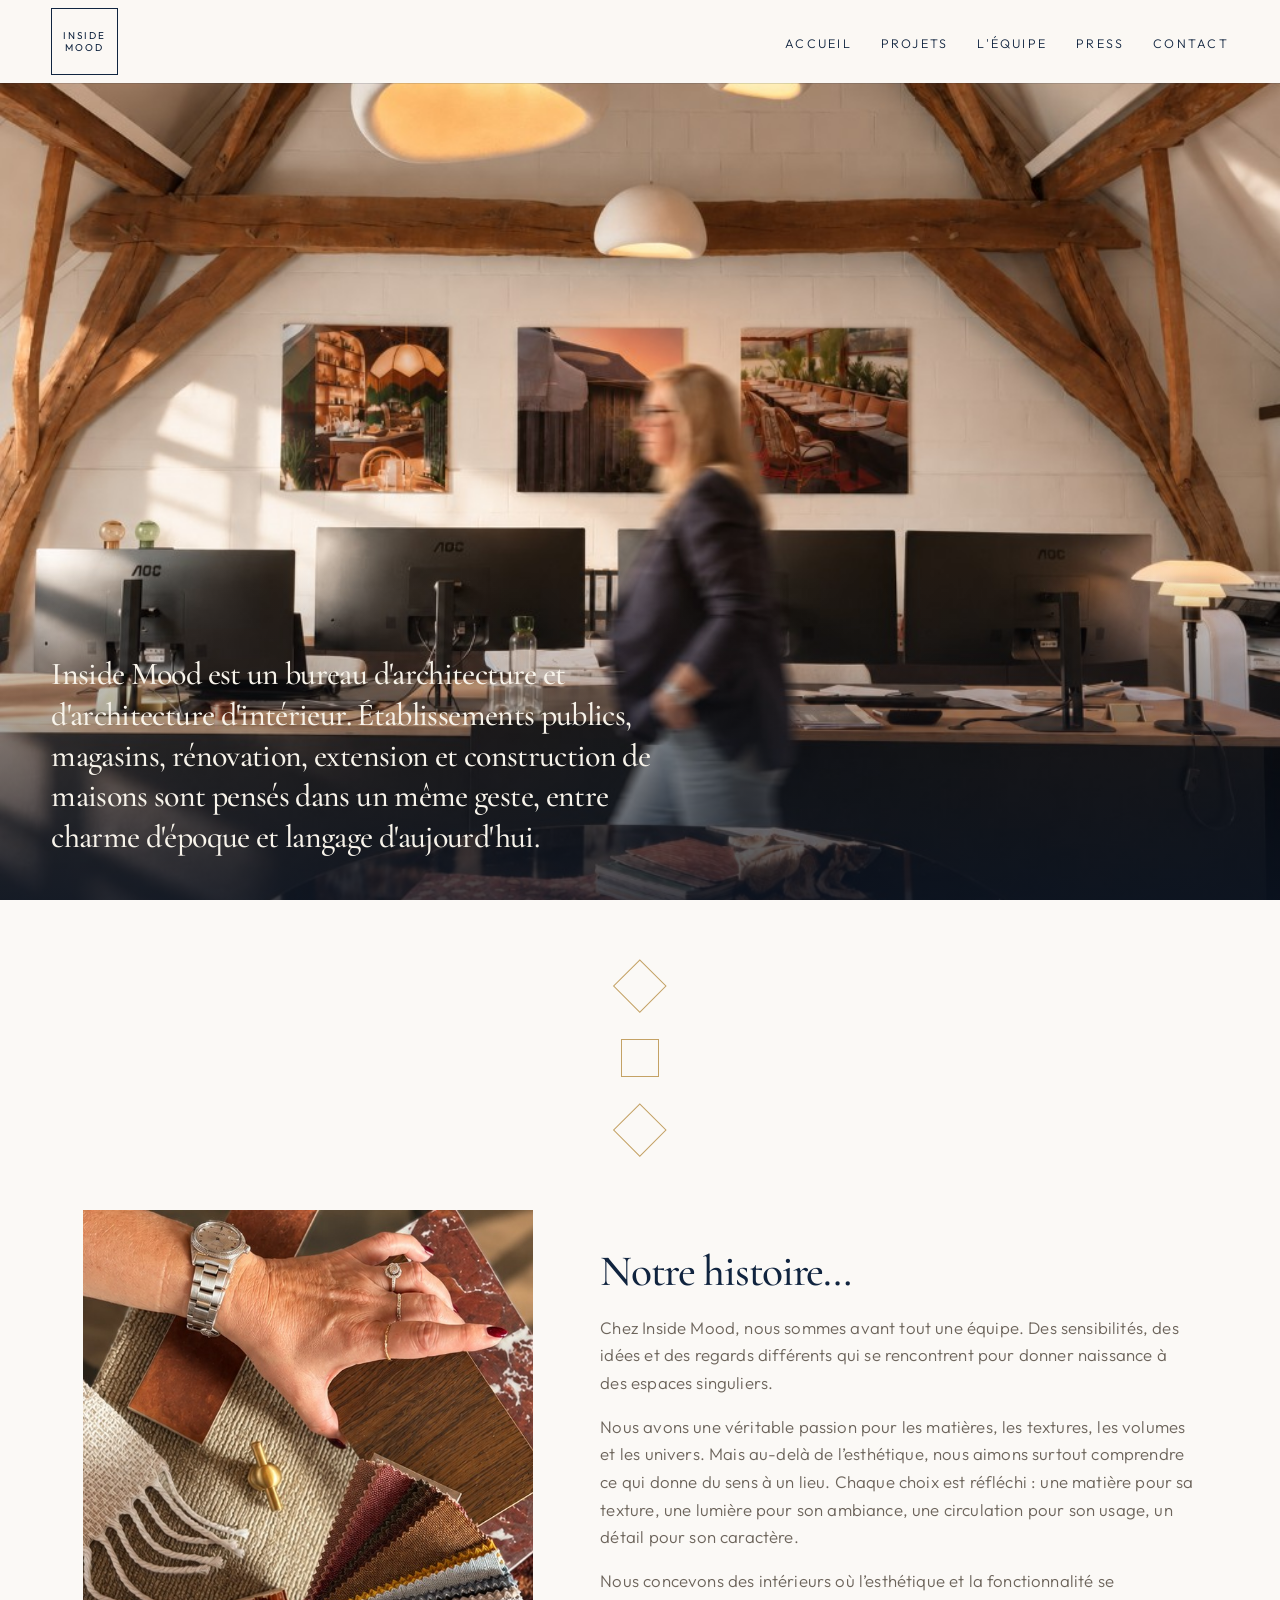
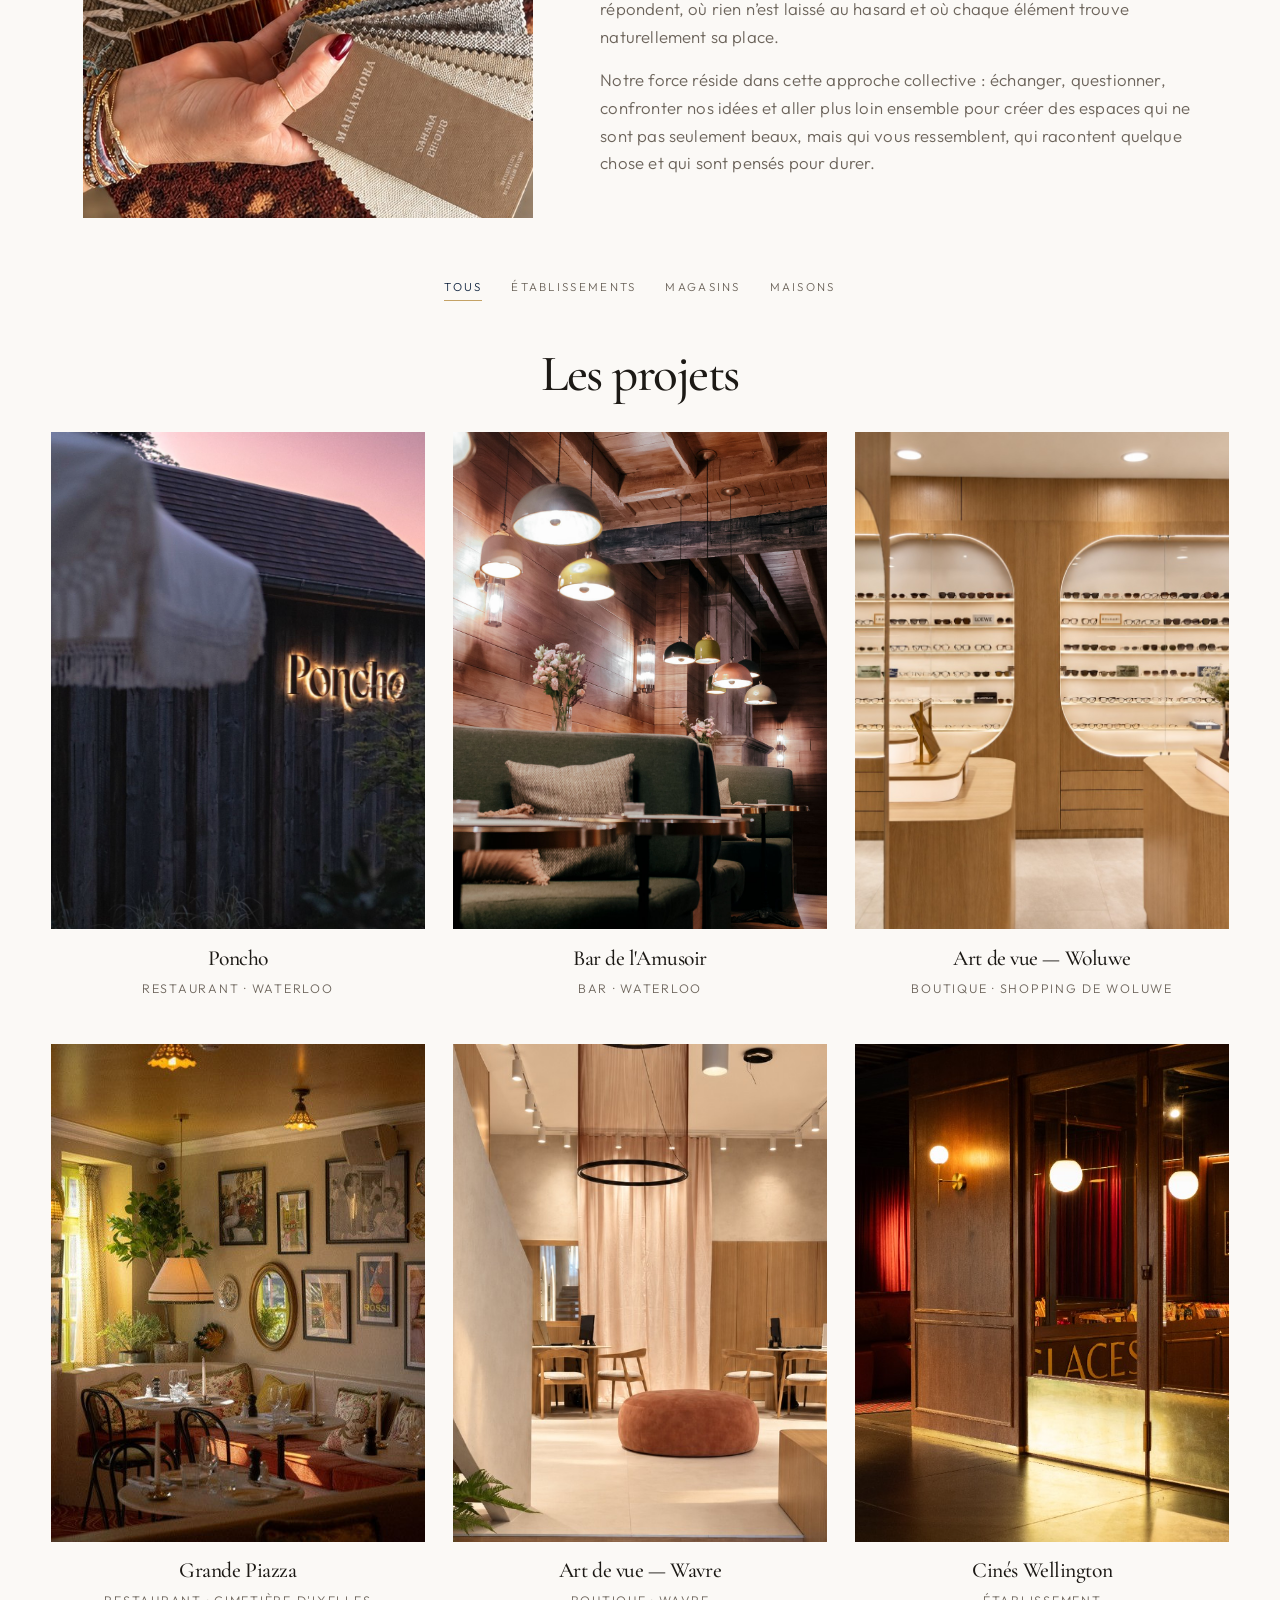
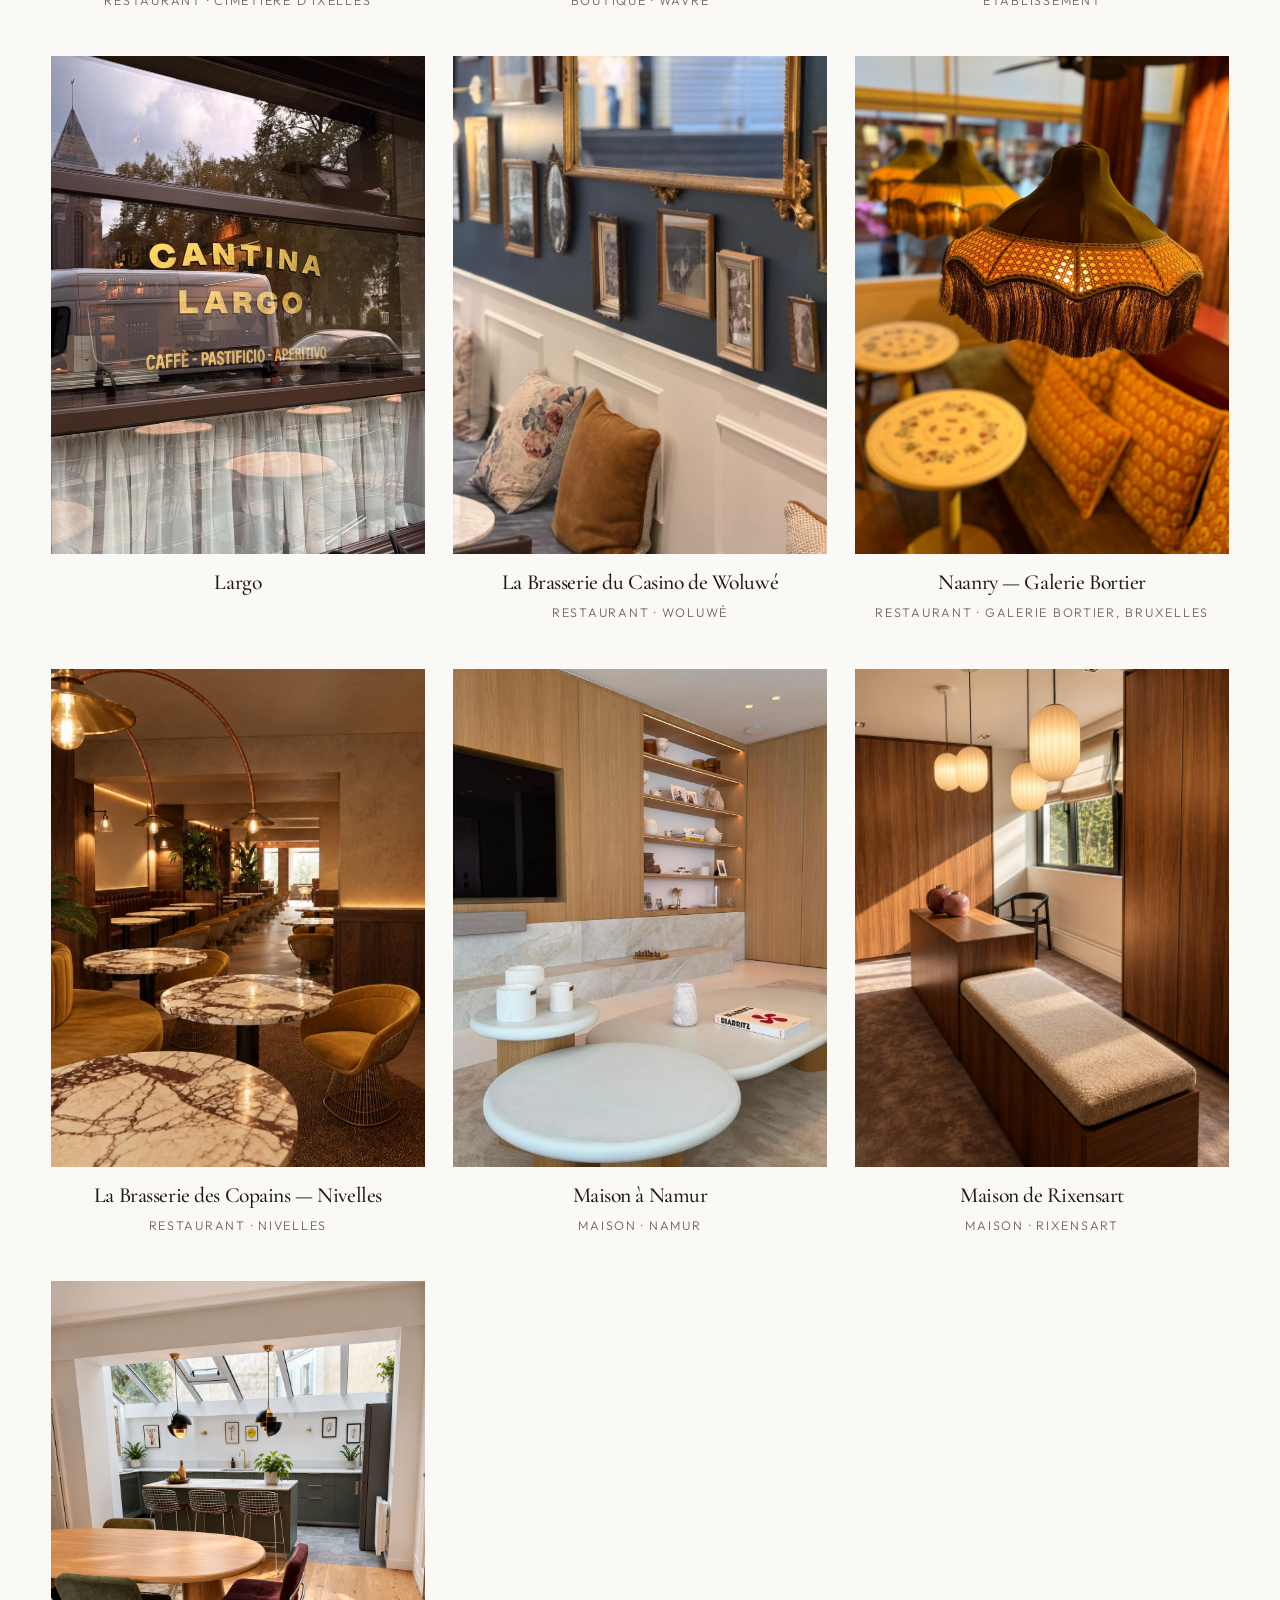
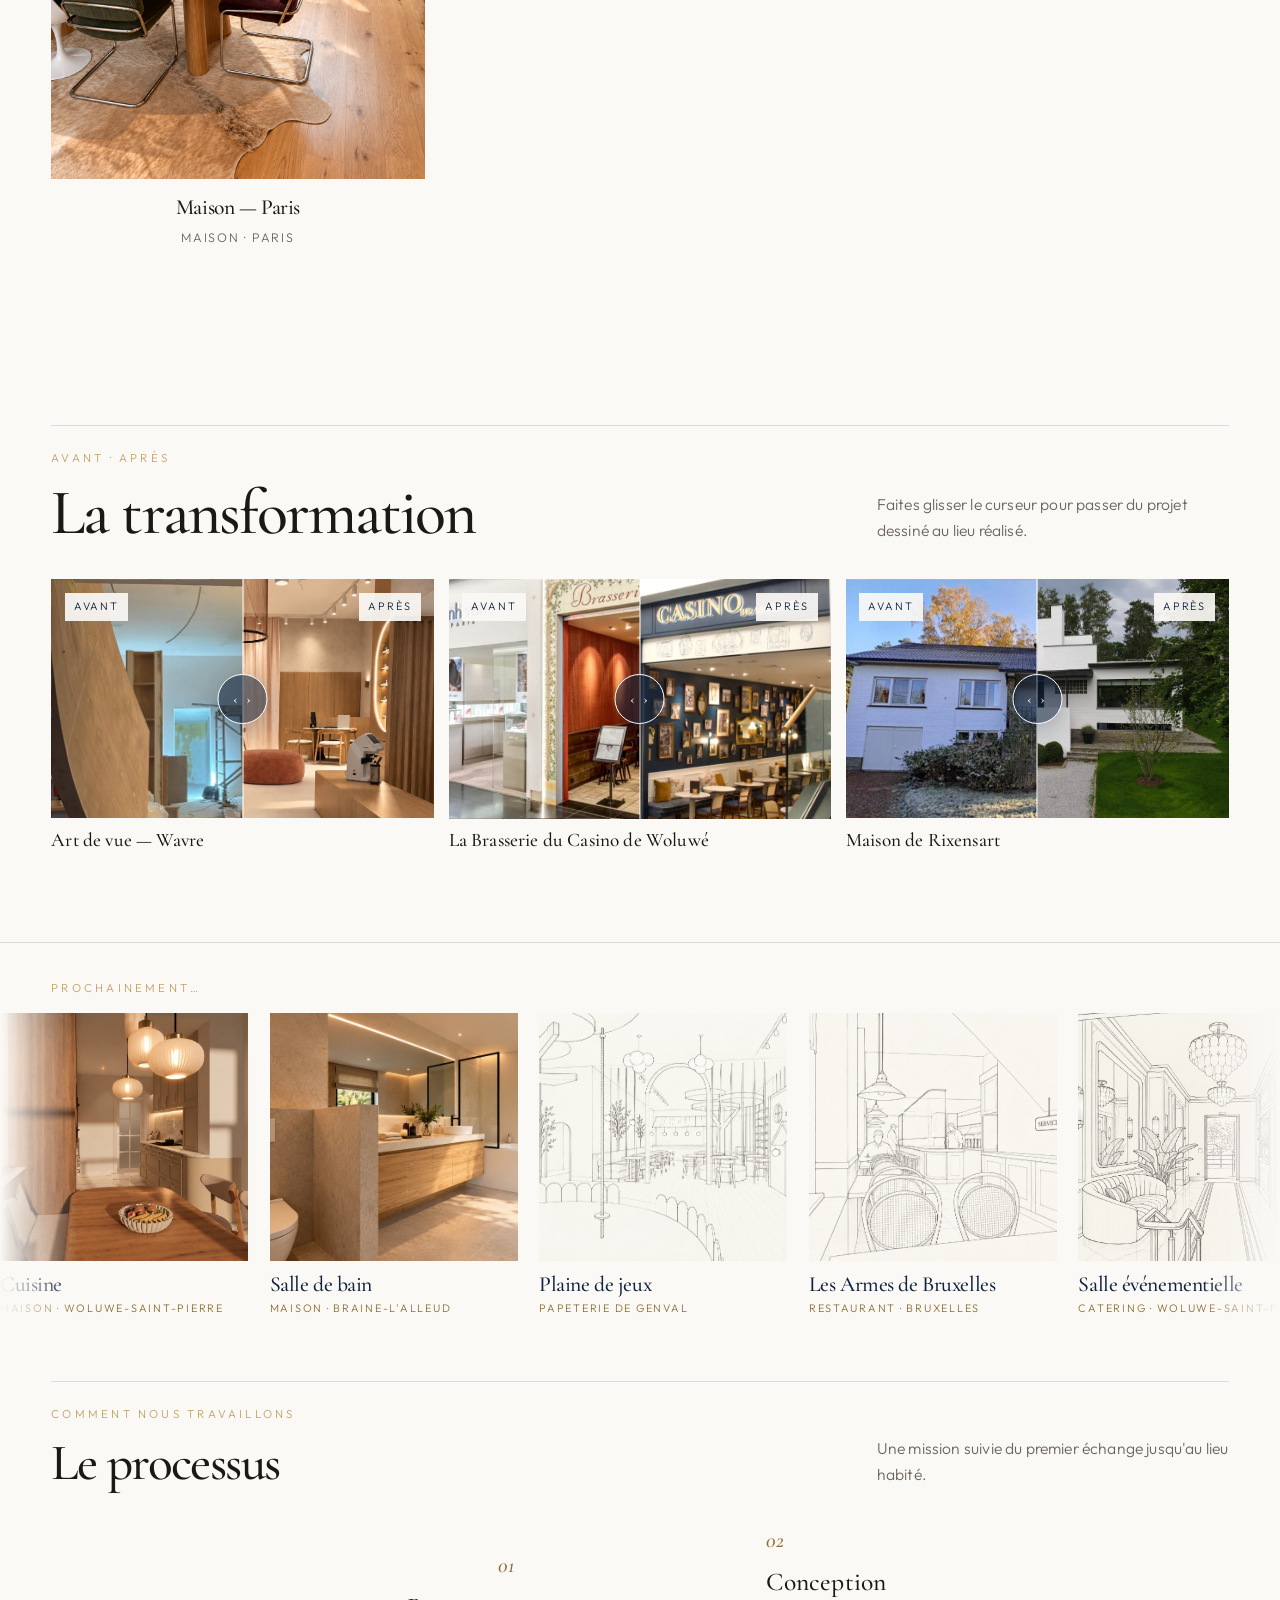
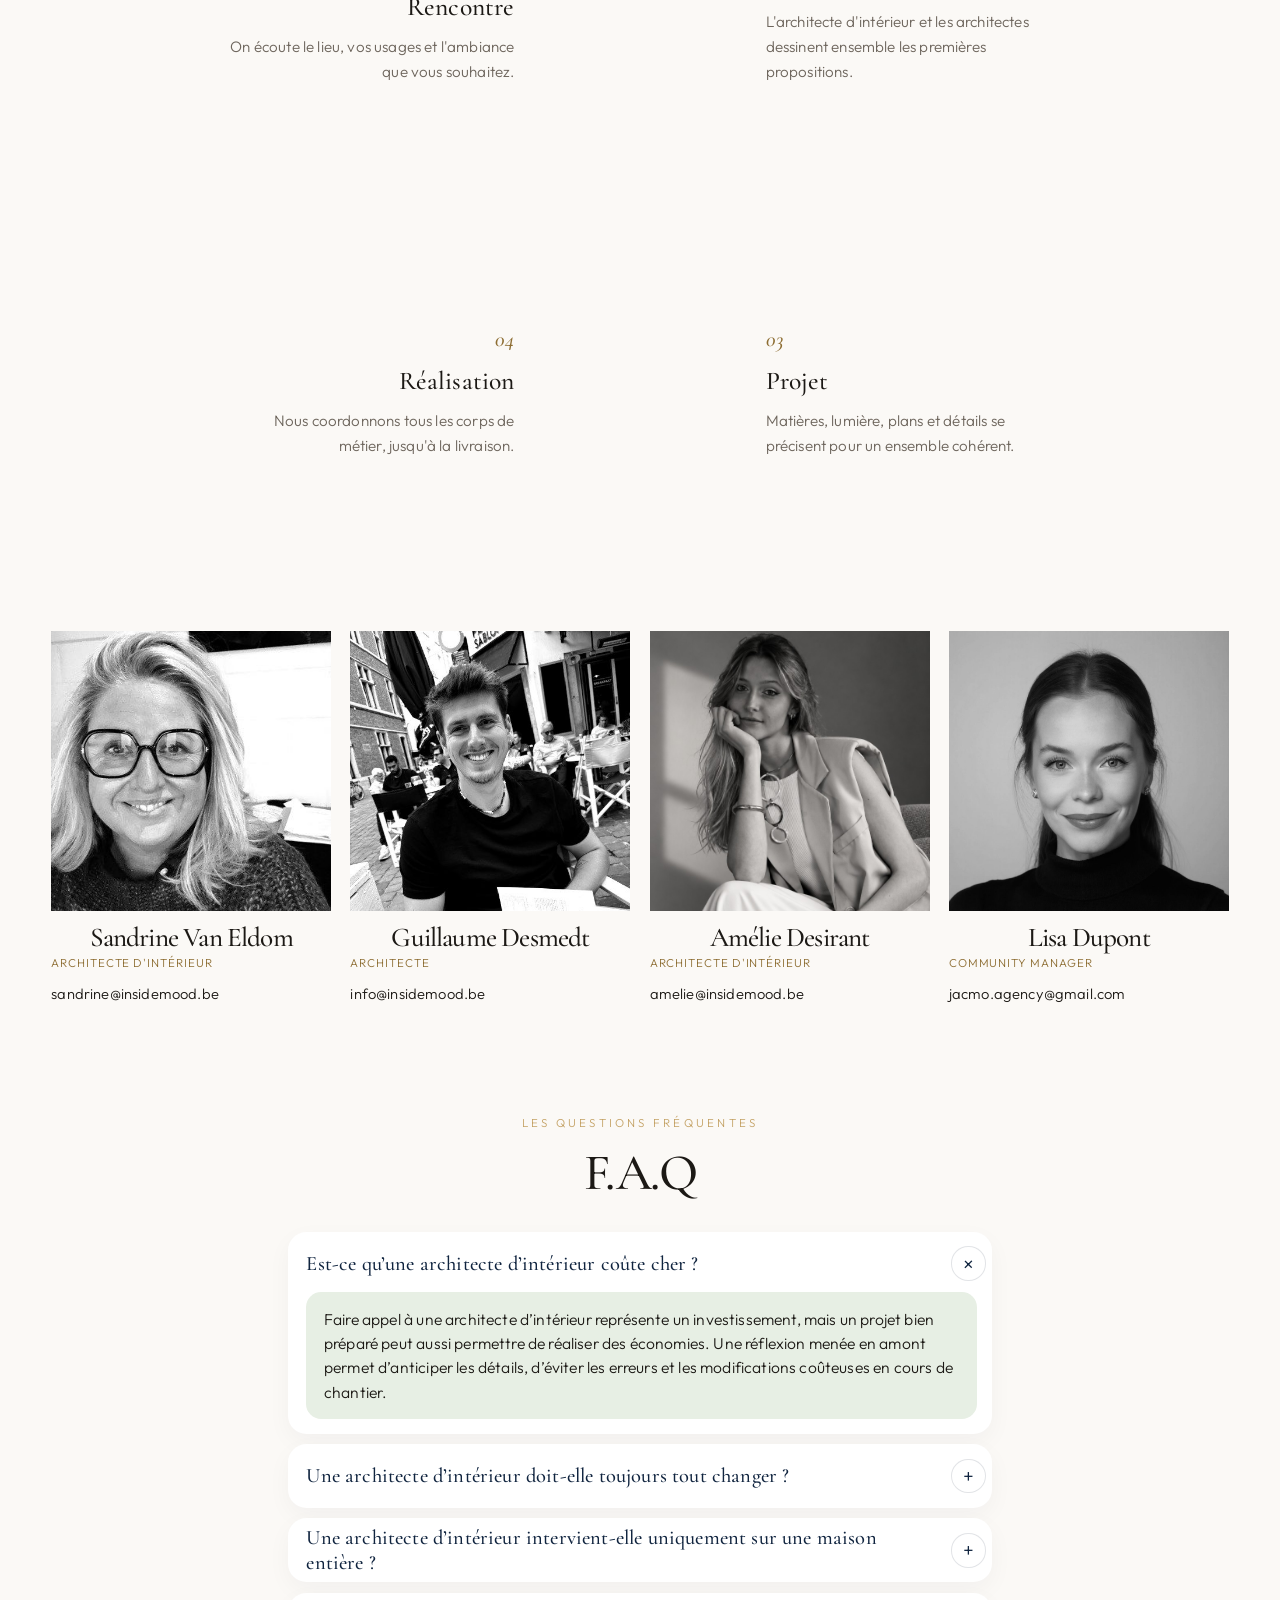
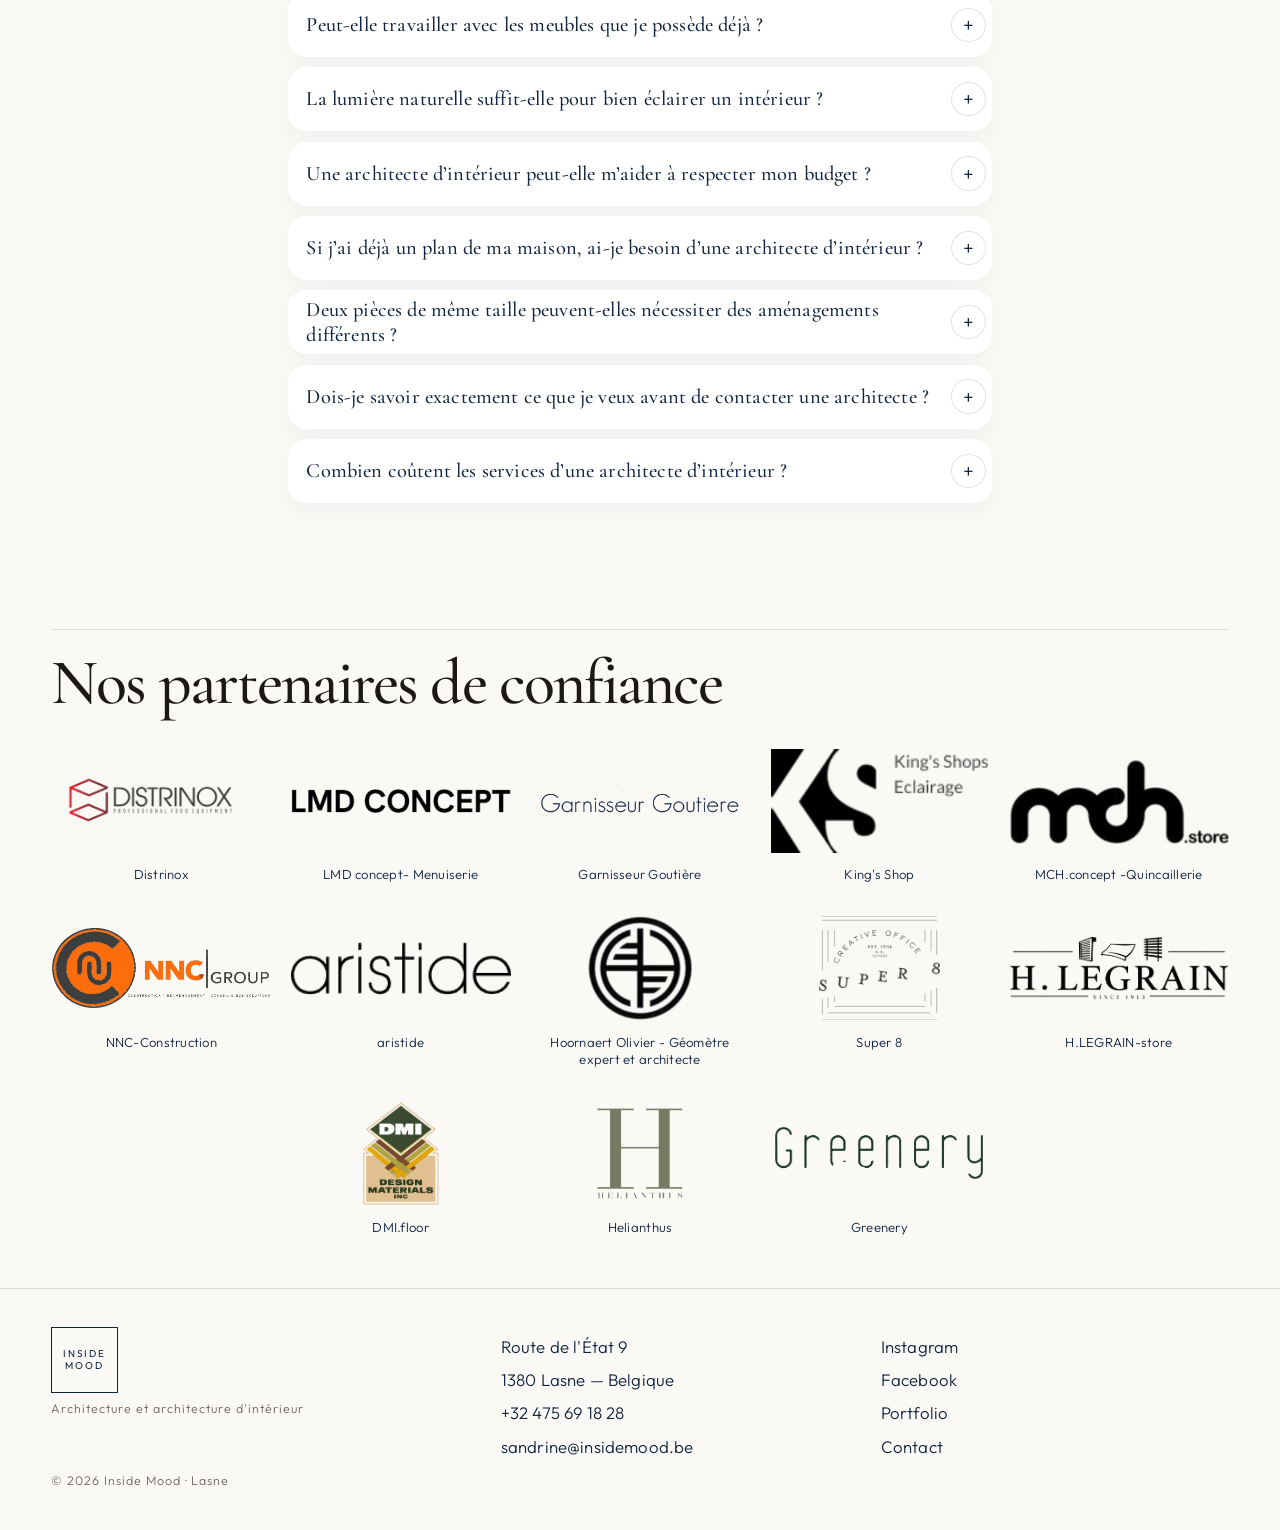
<file: index.html>
<!DOCTYPE html>
<html lang="fr">
<head>
  <meta charset="utf-8">
  <meta name="viewport" content="width=device-width, initial-scale=1">
  <title>Inside Mood — architecture et architecture d'intérieur</title>
  <meta name="description" content="Inside Mood, bureau d'architecture et d'architecture d'intérieur à Lasne. Établissements publics, magasins, rénovation, extension et construction de maisons.">
  <link rel="icon" href="favicon.svg" type="image/svg+xml">
  <link rel="stylesheet" href="fonts/fonts.css">
  <link rel="stylesheet" href="css/styles.css">
</head>
<body class="home" data-page="accueil">
  <div id="site-header"></div>
  <main id="contenu">
    <section class="gb-hero">
      <img src="accueil.png" alt="Le bureau Inside Mood, sous les poutres, avec les écrans de travail">
      <div class="gb-hero-copy">
        <p class="gb-statement">Inside Mood est un bureau d'architecture et d'architecture d'intérieur. Établissements publics, magasins, rénovation, extension et construction de maisons sont pensés dans un même geste, entre charme d'époque et langage d'aujourd'hui.</p>
      </div>
    </section>

    <div class="gb-marks" aria-hidden="true">
      <span class="gb-mark is-point"></span>
      <span class="gb-mark"></span>
      <span class="gb-mark is-point"></span>
    </div>

    <section class="gb-story">
      <figure class="gb-mood">
        <img src="histoire/moodboard.png" alt="Échantillons de matières, tissus et bois, entre les mains">
      </figure>
      <div class="gb-story-copy">
        <h2>Notre histoire…</h2>
        <p>Chez Inside Mood, nous sommes avant tout une équipe. Des sensibilités, des idées et des regards différents qui se rencontrent pour donner naissance à des espaces singuliers.</p>
        <p>Nous avons une véritable passion pour les matières, les textures, les volumes et les univers. Mais au-delà de l’esthétique, nous aimons surtout comprendre ce qui donne du sens à un lieu. Chaque choix est réfléchi : une matière pour sa texture, une lumière pour son ambiance, une circulation pour son usage, un détail pour son caractère.</p>
        <p>Nous concevons des intérieurs où l’esthétique et la fonctionnalité se répondent, où rien n’est laissé au hasard et où chaque élément trouve naturellement sa place.</p>
        <p>Notre force réside dans cette approche collective : échanger, questionner, confronter nos idées et aller plus loin ensemble pour créer des espaces qui ne sont pas seulement beaux, mais qui vous ressemblent, qui racontent quelque chose et qui sont pensés pour durer.</p>
      </div>
    </section>

    <div class="gb-cats" id="home-filters">
      <button type="button" class="is-on" data-filter="tous">Tous</button>
      <button type="button" data-filter="etablissements">Établissements</button>
      <button type="button" data-filter="magasins">Magasins</button>
      <button type="button" data-filter="maisons">Maisons</button>
    </div>

    <section class="section gb-projects" id="projets">
      <h2>Les projets</h2>
      <div class="home-grid" id="work-grid"></div>
    </section>

    <section class="section compare-section" id="avant-apres">
      <div class="section-head">
        <div>
          <p class="eyebrow">Avant · Après</p>
          <h2>La transformation</h2>
        </div>
        <p class="section-note">Faites glisser le curseur pour passer du projet dessiné au lieu réalisé.</p>
      </div>
      <div class="compare-row" id="compare-row"></div>
    </section>

    <section class="ongoing-light" aria-label="Projets à venir">
      <p class="eyebrow">Prochainement…</p>
      <div class="soon-marquee">
        <div class="soon-track" id="ongoing-list"></div>
      </div>
    </section>

    <section class="section process" id="processus">
      <div class="section-head">
        <div>
          <p class="eyebrow">Comment nous travaillons</p>
          <h2>Le processus</h2>
        </div>
        <p class="section-note">Une mission suivie du premier échange jusqu'au lieu habité.</p>
      </div>
      <div class="process-board" id="process-board">
        <article class="pc pc-1">
          <span>01</span>
          <h3>Rencontre</h3>
          <p>On écoute le lieu, vos usages et l'ambiance que vous souhaitez.</p>
        </article>
        <article class="pc pc-2">
          <span>02</span>
          <h3>Conception</h3>
          <p>L'architecte d'intérieur et les architectes dessinent ensemble les premières propositions.</p>
        </article>
        <article class="pc pc-3">
          <span>03</span>
          <h3>Projet</h3>
          <p>Matières, lumière, plans et détails se précisent pour un ensemble cohérent.</p>
        </article>
        <article class="pc pc-4">
          <span>04</span>
          <h3>Réalisation</h3>
          <p>Nous coordonnons tous les corps de métier, jusqu'à la livraison.</p>
        </article>
        <div class="process-frame" aria-hidden="true">
          <svg class="process-draw" viewBox="0 0 100 100">
            <path class="process-line" pathLength="100" d="M 1 1 H 99" />
            <path class="process-line" pathLength="100" d="M 99 1 V 99" />
            <path class="process-line" pathLength="100" d="M 99 99 H 1" />
            <path class="process-line" pathLength="100" d="M 1 99 V 1" />
            <circle class="process-dot" cx="1" cy="1" r="1.8" />
            <circle class="process-dot" cx="99" cy="1" r="1.8" />
            <circle class="process-dot" cx="99" cy="99" r="1.8" />
            <circle class="process-dot" cx="1" cy="99" r="1.8" />
          </svg>
        </div>
      </div>
    </section>

    <section class="section bureau" id="equipe">
      <p class="eyebrow">Le bureau</p>
      <h2>L'équipe</h2>
      <div class="team-grid" id="team-home"></div>
    </section>

    <section class="section faq-section" id="faq">
      <p class="eyebrow">Les questions fréquentes</p>
      <h2>F.A.Q</h2>
      <div class="faq">
        <article class="faq-item is-open">
          <div class="faq-q">
            <p>Est-ce qu’une architecte d’intérieur coûte cher ?</p>
            <button class="faq-toggle" type="button" aria-expanded="true" aria-controls="faq-1" aria-label="Réduire la réponse"></button>
          </div>
          <div class="faq-a" id="faq-1">
            <div><p>Faire appel à une architecte d’intérieur représente un investissement, mais un projet bien préparé peut aussi permettre de réaliser des économies. Une réflexion menée en amont permet d’anticiper les détails, d’éviter les erreurs et les modifications coûteuses en cours de chantier.</p></div>
          </div>
        </article>
        <article class="faq-item">
          <div class="faq-q">
            <p>Une architecte d’intérieur doit-elle toujours tout changer ?</p>
            <button class="faq-toggle" type="button" aria-expanded="false" aria-controls="faq-2" aria-label="Afficher la réponse"></button>
          </div>
          <div class="faq-a" id="faq-2">
            <div><p>Non. L’objectif n’est pas de remplacer systématiquement ce qui existe, mais de valoriser l’existant lorsque cela est pertinent et de transformer uniquement ce qui doit l’être. Chaque élément est étudié pour trouver le juste équilibre entre conservation, transformation et nouveauté.</p></div>
          </div>
        </article>
        <article class="faq-item">
          <div class="faq-q">
            <p>Une architecte d’intérieur intervient-elle uniquement sur une maison entière ?</p>
            <button class="faq-toggle" type="button" aria-expanded="false" aria-controls="faq-3" aria-label="Afficher la réponse"></button>
          </div>
          <div class="faq-a" id="faq-3">
            <div><p>Non. Une architecte d’intérieur peut intervenir sur une seule pièce, plusieurs espaces ou un projet complet. L’accompagnement s’adapte à vos besoins, à votre projet et au niveau d’intervention souhaité.</p></div>
          </div>
        </article>
        <article class="faq-item">
          <div class="faq-q">
            <p>Peut-elle travailler avec les meubles que je possède déjà ?</p>
            <button class="faq-toggle" type="button" aria-expanded="false" aria-controls="faq-4" aria-label="Afficher la réponse"></button>
          </div>
          <div class="faq-a" id="faq-4">
            <div><p>Oui. Les meubles existants peuvent parfaitement être intégrés à un nouveau projet lorsqu’ils correspondent à l’espace et à vos besoins. L’objectif est de créer une harmonie entre l’existant, les nouvelles pièces et les éléments sur mesure.</p></div>
          </div>
        </article>
        <article class="faq-item">
          <div class="faq-q">
            <p>La lumière naturelle suffit-elle pour bien éclairer un intérieur ?</p>
            <button class="faq-toggle" type="button" aria-expanded="false" aria-controls="faq-5" aria-label="Afficher la réponse"></button>
          </div>
          <div class="faq-a" id="faq-5">
            <div><p>Pas toujours. Un projet lumineux repose sur un équilibre entre lumière naturelle et éclairage artificiel. Différentes sources peuvent être pensées selon les usages : éclairage général, fonctionnel ou décoratif.</p></div>
          </div>
        </article>
        <article class="faq-item">
          <div class="faq-q">
            <p>Une architecte d’intérieur peut-elle m’aider à respecter mon budget ?</p>
            <button class="faq-toggle" type="button" aria-expanded="false" aria-controls="faq-6" aria-label="Afficher la réponse"></button>
          </div>
          <div class="faq-a" id="faq-6">
            <div><p>Oui. Son rôle est aussi de vous accompagner dans vos choix afin de maîtriser votre budget. Définition des priorités, choix des matériaux, comparaison des solutions… chaque décision est réfléchie pour construire un projet cohérent avec vos moyens.</p></div>
          </div>
        </article>
        <article class="faq-item">
          <div class="faq-q">
            <p>Si j’ai déjà un plan de ma maison, ai-je besoin d’une architecte d’intérieur ?</p>
            <button class="faq-toggle" type="button" aria-expanded="false" aria-controls="faq-7" aria-label="Afficher la réponse"></button>
          </div>
          <div class="faq-a" id="faq-7">
            <div><p>Un plan constitue une excellente base, mais il ne suffit pas toujours à optimiser un intérieur. Une architecte peut repenser l’implantation, les circulations, les volumes et les usages afin d’adapter réellement l’espace à votre mode de vie.</p></div>
          </div>
        </article>
        <article class="faq-item">
          <div class="faq-q">
            <p>Deux pièces de même taille peuvent-elles nécessiter des aménagements différents ?</p>
            <button class="faq-toggle" type="button" aria-expanded="false" aria-controls="faq-8" aria-label="Afficher la réponse"></button>
          </div>
          <div class="faq-a" id="faq-8">
            <div><p>Absolument. La surface ne fait pas tout. La circulation, les ouvertures, la lumière, les contraintes techniques et le mode de vie influencent directement la manière dont un espace doit être aménagé.</p></div>
          </div>
        </article>
        <article class="faq-item">
          <div class="faq-q">
            <p>Dois-je savoir exactement ce que je veux avant de contacter une architecte ?</p>
            <button class="faq-toggle" type="button" aria-expanded="false" aria-controls="faq-9" aria-label="Afficher la réponse"></button>
          </div>
          <div class="faq-a" id="faq-9">
            <div><p>Pas du tout. Quelques photos, des inspirations Pinterest, des envies ou même simplement « Je veux que ma maison soit plus agréable » peuvent suffire pour commencer. C’est justement le rôle de l’architecte d’intérieur de transformer vos envies et vos besoins en un projet cohérent et personnalisé.</p></div>
          </div>
        </article>
        <article class="faq-item">
          <div class="faq-q">
            <p>Combien coûtent les services d’une architecte d’intérieur ?</p>
            <button class="faq-toggle" type="button" aria-expanded="false" aria-controls="faq-10" aria-label="Afficher la réponse"></button>
          </div>
          <div class="faq-a" id="faq-10">
            <div><p>Le tarif dépend de la nature et de l’ampleur de la mission. Les honoraires peuvent prendre la forme d’un forfait pour un dossier, d’un tarif horaire, d’une mission complète ou d’un pourcentage du montant des travaux. Chaque projet étant différent, nous définissons ensemble la formule la plus adaptée à vos besoins et à votre budget.</p></div>
          </div>
        </article>
      </div>
    </section>

    <section class="section partners" aria-labelledby="partenaires-titre">
      <div class="section-head">
        <h2 id="partenaires-titre">Nos partenaires de confiance</h2>
      </div>
      <div class="partner-grid">
      <ul class="partner-row">
        <li>
          <div class="partner-logo"><img src="partenaires/distrinox.png" alt=""></div>
          <p>Distrinox</p>
        </li>
        <li>
          <div class="partner-logo"><img src="partenaires/lmd.png" alt=""></div>
          <p>LMD concept- Menuiserie</p>
        </li>
        <li>
          <div class="partner-logo"><img src="partenaires/garnisseur.png" alt=""></div>
          <p>Garnisseur Goutière</p>
        </li>
        <li>
          <div class="partner-logo"><img src="partenaires/kings.png" alt=""></div>
          <p>King's Shop</p>
        </li>
        <li>
          <div class="partner-logo"><img src="partenaires/mch.png" alt=""></div>
          <p>MCH.concept -Quincaillerie</p>
        </li>
      </ul>
      <ul class="partner-row">
        <li>
          <div class="partner-logo"><img src="partenaires/nnc.png" alt=""></div>
          <p>NNC-Construction</p>
        </li>
        <li>
          <div class="partner-logo"><img src="partenaires/aristide.png" alt=""></div>
          <p>aristide</p>
        </li>
        <li>
          <div class="partner-logo"><img src="partenaires/hoornaert.png" alt=""></div>
          <p>Hoornaert Olivier - Géomètre expert et architecte</p>
        </li>
        <li>
          <div class="partner-logo"><img src="partenaires/super8.png" alt=""></div>
          <p>Super 8</p>
        </li>
        <li>
          <div class="partner-logo"><img src="partenaires/legrain.png" alt=""></div>
          <p>H.LEGRAIN-store</p>
        </li>
      </ul>
      <ul class="partner-row is-three">
        <li>
          <div class="partner-logo"><img src="partenaires/dmi.png" alt=""></div>
          <p>DMI.floor</p>
        </li>
        <li>
          <div class="partner-logo"><img src="partenaires/helianthus.png" alt=""></div>
          <p>Helianthus</p>
        </li>
        <li>
          <div class="partner-logo"><img src="partenaires/greenery.png" alt=""></div>
          <p>Greenery</p>
        </li>
      </ul>
      </div>
    </section>
  </main>
  <div id="site-footer"></div>
  <script src="js/data.js"></script>
  <script src="js/site.js"></script>
</body>
</html>
</file>
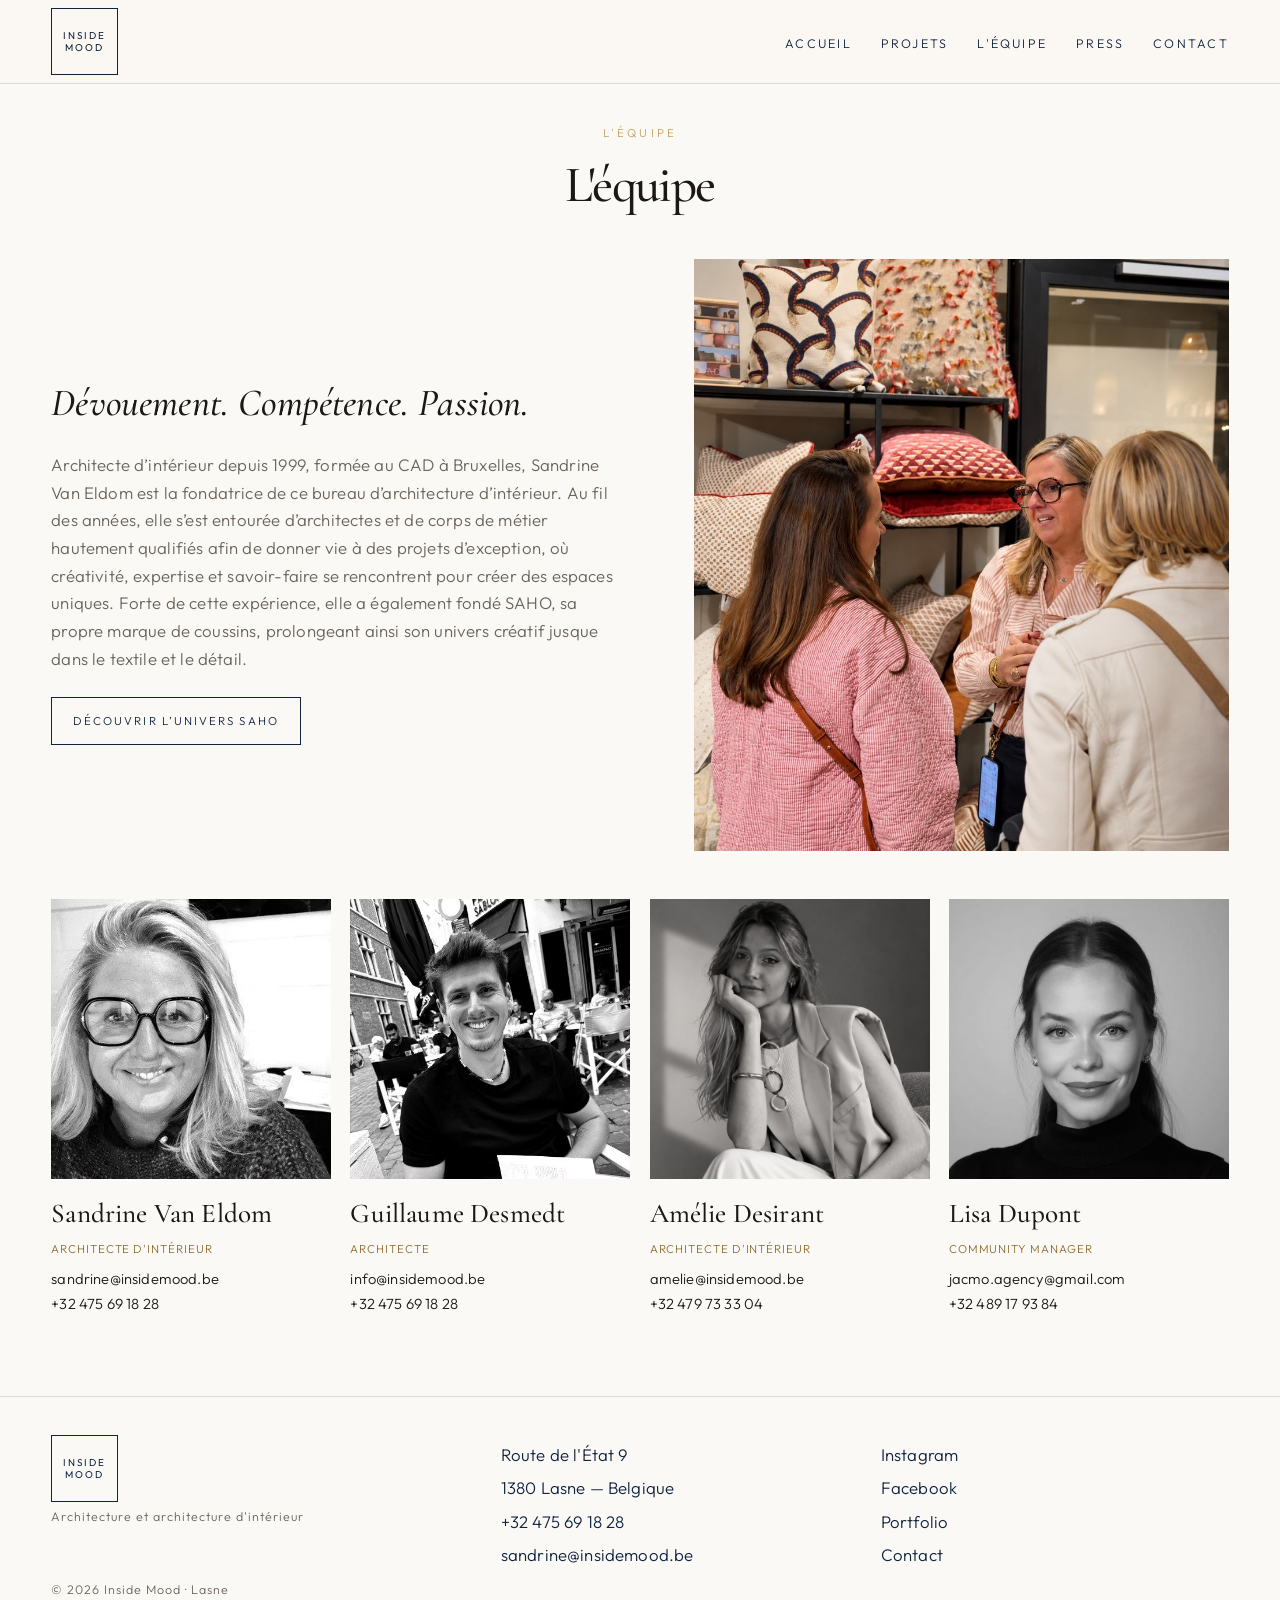
<file: atelier.html>
<!DOCTYPE html>
<html lang="fr">
<head>
  <meta charset="utf-8">
  <meta name="viewport" content="width=device-width, initial-scale=1">
  <title>L'équipe · Inside Mood</title>
  <meta name="description" content="L'équipe Inside Mood : Sandrine Van Eldom et ses collaborateurs, à Lasne.">
  <link rel="icon" href="favicon.svg" type="image/svg+xml">
  <link rel="stylesheet" href="fonts/fonts.css">
  <link rel="stylesheet" href="css/styles.css">
</head>
<body data-page="equipe">
  <div id="site-header"></div>
  <main id="contenu" class="page">
    <header class="gb-page-title">
      <p class="eyebrow">L'équipe</p>
      <h1>L'équipe</h1>
    </header>
    <section class="sandrine-feature">
      <div class="sandrine-copy">
        <p class="motto">Dévouement. Compétence. Passion.</p>
        <p>Architecte d’intérieur depuis 1999, formée au CAD à Bruxelles, Sandrine Van Eldom est la fondatrice de ce bureau d’architecture d’intérieur. Au fil des années, elle s’est entourée d’architectes et de corps de métier hautement qualifiés afin de donner vie à des projets d’exception, où créativité, expertise et savoir-faire se rencontrent pour créer des espaces uniques. Forte de cette expérience, elle a également fondé SAHO, sa propre marque de coussins, prolongeant ainsi son univers créatif jusque dans le textile et le détail.</p>
        <a class="btn btn-dark" href="https://www.saho.design/" target="_blank" rel="noopener noreferrer">Découvrir l’univers Saho</a>
      </div>
      <figure>
        <img src="equipe/sandrine-matieres.png" alt="Sandrine Van Eldom en conversation, parmi les coussins et les tissus">
      </figure>
    </section>
    <div class="team-grid" id="team-grid"></div>
  </main>
  <div id="site-footer"></div>
  <script src="js/data.js"></script>
  <script>
    document.getElementById("team-grid").innerHTML = TEAM.map((person) => `
      <article class="person">
        <img src="${person.photo}" alt="Portrait de ${person.name}">
        <h2>${person.name}</h2>
        <p class="role">${person.role}</p>
        <a href="mailto:${person.email}">${person.email}</a>
        <a href="tel:${person.phone.replace(/\s/g, "")}">${person.phone}</a>
      </article>
    `).join("");
  </script>
  <script src="js/site.js"></script>
</body>
</html>
</file>
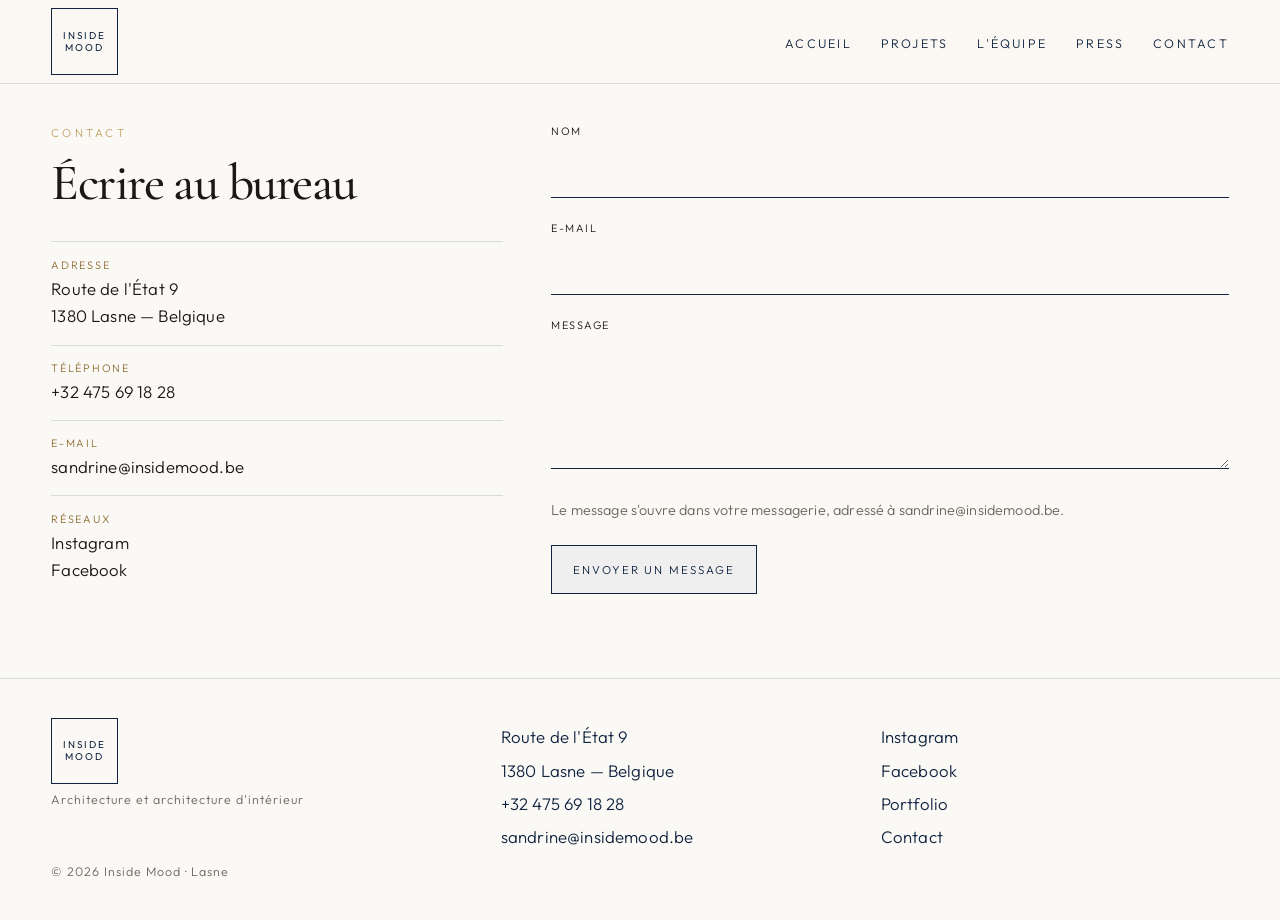
<file: contact.html>
<!DOCTYPE html>
<html lang="fr">
<head>
  <meta charset="utf-8">
  <meta name="viewport" content="width=device-width, initial-scale=1">
  <title>Contact · Inside Mood</title>
  <meta name="description" content="Contacter Inside Mood à Lasne. Sandrine Van Eldom, +32 475 69 18 28, sandrine@insidemood.be.">
  <link rel="icon" href="favicon.svg" type="image/svg+xml">
  <link rel="stylesheet" href="fonts/fonts.css">
  <link rel="stylesheet" href="css/styles.css">
</head>
<body data-page="contact">
  <div id="site-header"></div>
  <main id="contenu" class="page">
    <div class="contact-grid">
      <div>
        <p class="eyebrow">Contact</p>
        <h1>Écrire au bureau</h1>
        <ul class="contact-facts">
          <li>
            <span>Adresse</span>
            <a href="https://maps.google.com/?q=Route+de+l%27Etat+9+1380+Lasne+Belgique" target="_blank" rel="noreferrer">Route de l'État 9<br>1380 Lasne — Belgique</a>
          </li>
          <li>
            <span>Téléphone</span>
            <a href="tel:+32475691828">+32 475 69 18 28</a>
          </li>
          <li>
            <span>E-mail</span>
            <a href="mailto:sandrine@insidemood.be">sandrine@insidemood.be</a>
          </li>
          <li>
            <span>Réseaux</span>
            <a href="https://www.instagram.com/insidemood_architecture/" target="_blank" rel="noreferrer">Instagram</a><br>
            <a href="https://www.facebook.com/profile.php?id=61566520197933" target="_blank" rel="noreferrer">Facebook</a>
          </li>
        </ul>
      </div>
      <form id="contact-form">
        <label>
          <span>Nom</span>
          <input name="nom" type="text" autocomplete="name" required>
        </label>
        <label>
          <span>E-mail</span>
          <input name="email" type="email" autocomplete="email" required>
        </label>
        <label>
          <span>Message</span>
          <textarea name="message" required></textarea>
        </label>
        <p class="form-note">Le message s'ouvre dans votre messagerie, adressé à sandrine@insidemood.be.</p>
        <button class="btn btn-dark" type="submit">Envoyer un message</button>
      </form>
    </div>
  </main>
  <div id="site-footer"></div>
  <script src="js/data.js"></script>
  <script src="js/site.js"></script>
</body>
</html>
</file>
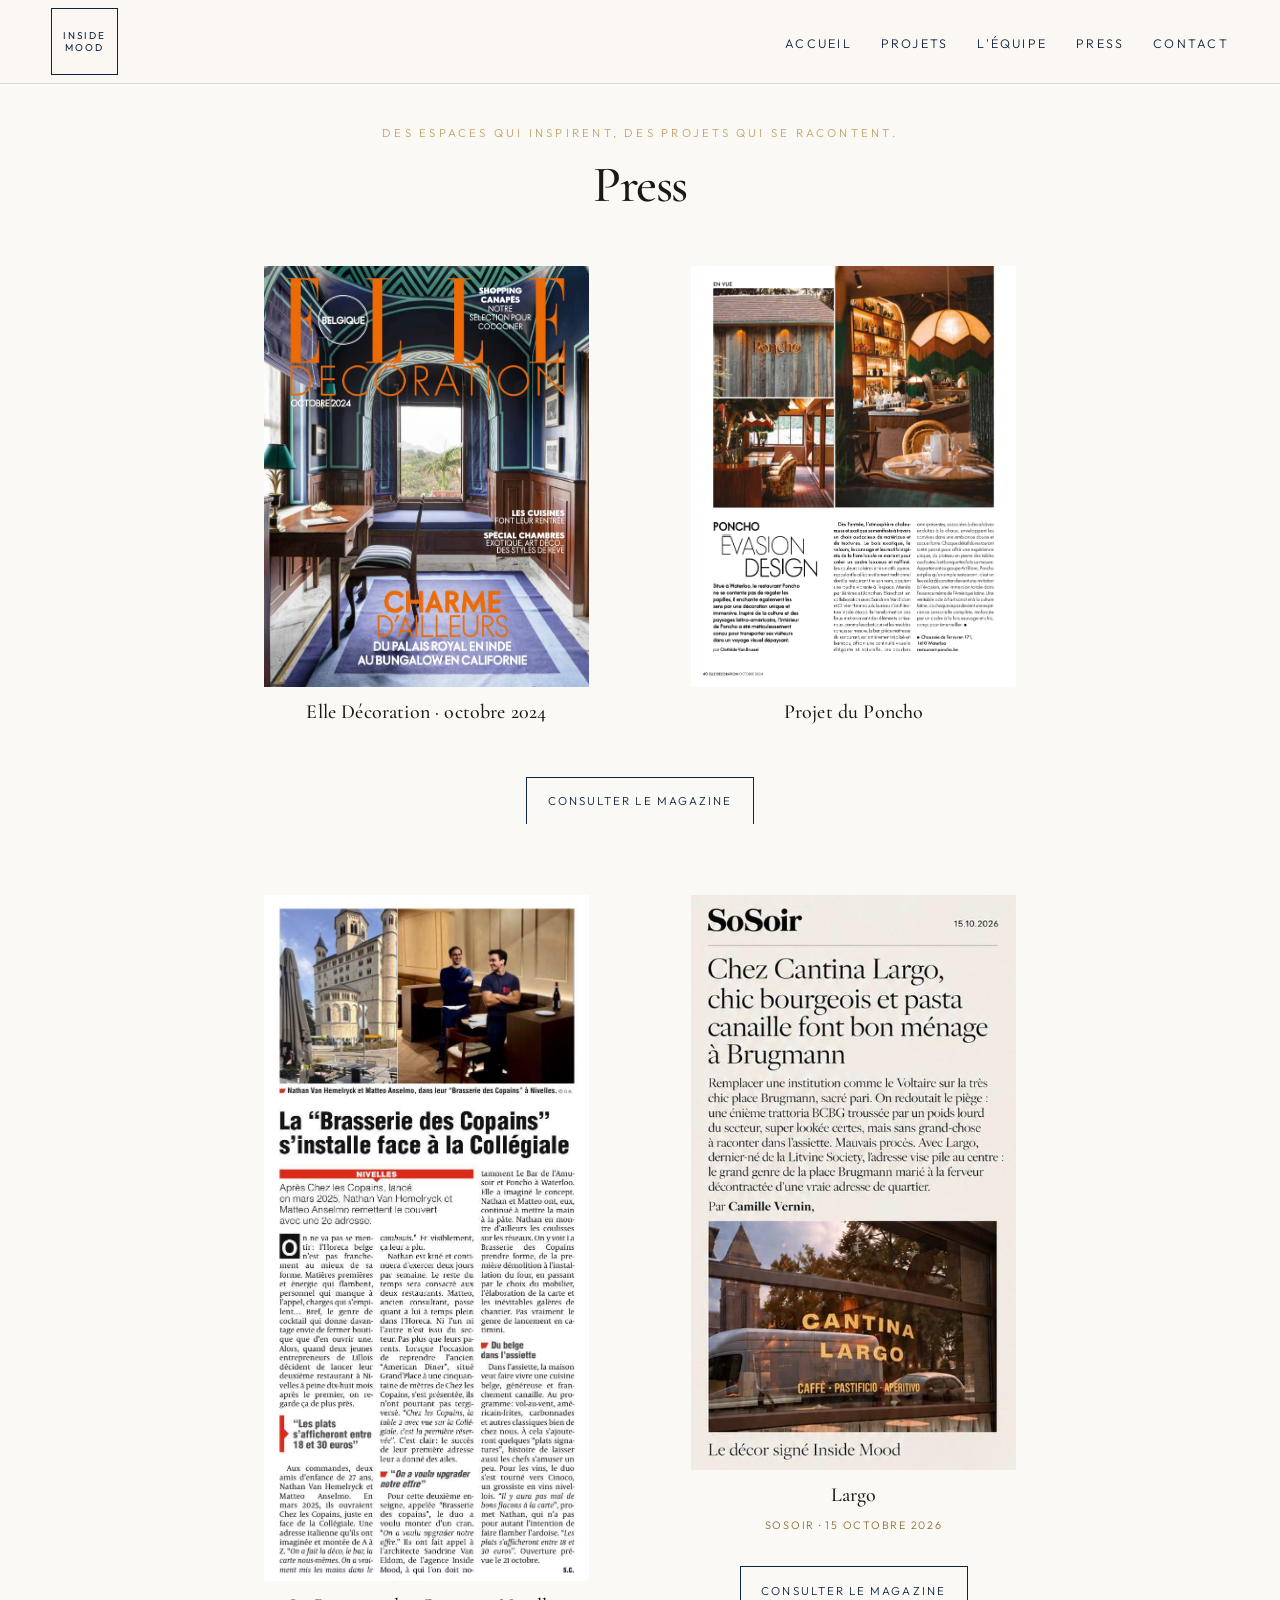
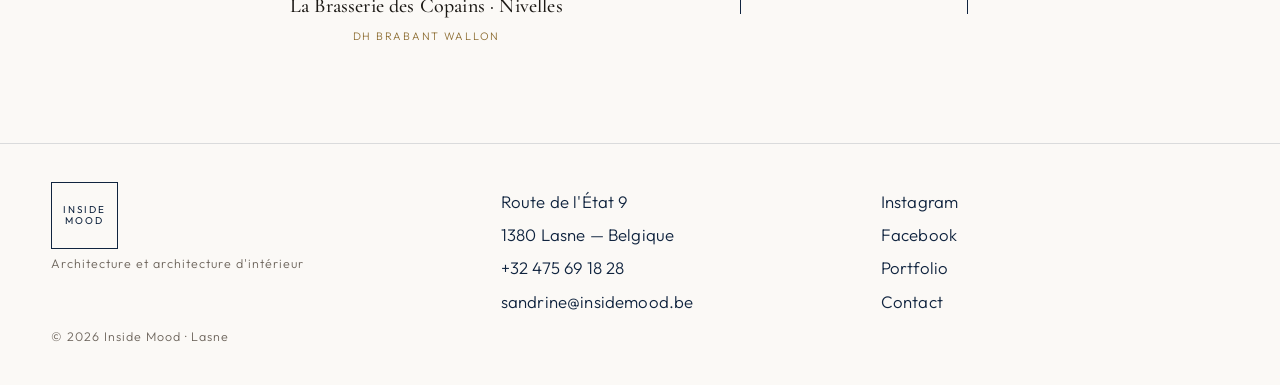
<file: press.html>
<!DOCTYPE html>
<html lang="fr">
<head>
  <meta charset="utf-8">
  <meta name="viewport" content="width=device-width, initial-scale=1">
  <title>Press · Inside Mood</title>
  <meta name="description" content="Presse Inside Mood, bureau d'architecture et d'architecture d'intérieur à Lasne.">
  <link rel="icon" href="favicon.svg" type="image/svg+xml">
  <link rel="stylesheet" href="fonts/fonts.css">
  <link rel="stylesheet" href="css/styles.css">
</head>
<body data-page="press">
  <div id="site-header"></div>
  <main id="contenu" class="page">
    <header class="gb-page-title">
      <p class="eyebrow">Des espaces qui inspirent, des projets qui se racontent.</p>
      <h1>Press</h1>
    </header>
    <article class="press-doc">
      <div class="press-pages">
        <figure>
          <img src="press/couverture.webp" alt="Couverture du magazine Elle Décoration, octobre 2024">
          <figcaption>Elle Décoration · octobre 2024</figcaption>
        </figure>
        <figure>
          <img src="press/page-40.webp" alt="Page 40 d'Elle Décoration, article sur le bureau Inside Mood">
          <figcaption>Projet du Poncho</figcaption>
        </figure>
      </div>
      <p class="press-lead"><a class="btn btn-dark" href="https://online.fliphtml5.com/myfcp/geth/" target="_blank" rel="noreferrer">Consulter le magazine</a></p>
    </article>

    <article class="press-doc">
      <div class="press-pages">
        <figure>
          <button type="button" class="press-zoom">
            <img src="press/dh-brasserie-des-copains.jpg" alt="Article de la DH Brabant wallon sur la Brasserie des Copains à Nivelles">
          </button>
          <figcaption>La Brasserie des Copains · Nivelles<span>DH Brabant wallon</span></figcaption>
        </figure>
        <figure>
          <button type="button" class="press-zoom">
            <img src="press/sosoir-largo.jpg" alt="Article SoSoir du 15 octobre 2026 sur Cantina Largo, le décor signé Inside Mood">
          </button>
          <figcaption>Largo<span>SoSoir · 15 octobre 2026</span></figcaption>
          <p class="press-lead"><a class="btn btn-dark" href="https://sosoir.lesoir.be/776973/article/2026-10-15/chez-cantina-largo-chic-bourgeois-et-pasta-canaille-font-bon-menage-brugmann" target="_blank" rel="noreferrer">Consulter le magazine</a></p>
        </figure>
      </div>
    </article>
  </main>
  <div id="site-footer"></div>
  <script src="js/data.js"></script>
  <script src="js/site.js"></script>
</body>
</html>
</file>
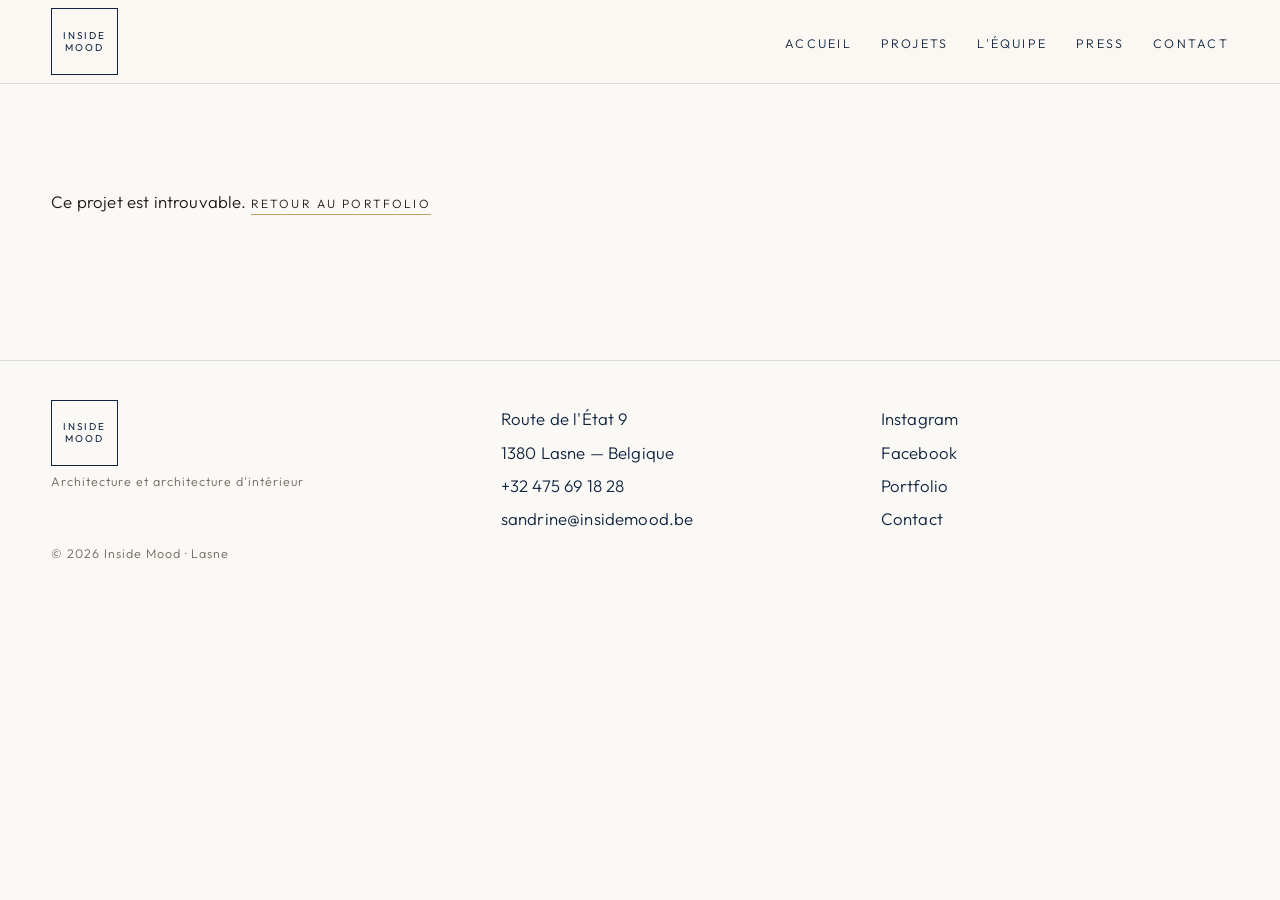
<file: projet.html>
<!DOCTYPE html>
<html lang="fr">
<head>
  <meta charset="utf-8">
  <meta name="viewport" content="width=device-width, initial-scale=1">
  <title>Projet · Inside Mood</title>
  <meta name="description" content="Projet du bureau Inside Mood, architecture et architecture d'intérieur.">
  <link rel="icon" href="favicon.svg" type="image/svg+xml">
  <link rel="stylesheet" href="fonts/fonts.css">
  <link rel="stylesheet" href="css/styles.css">
</head>
<body data-page="projets">
  <div id="site-header"></div>
  <main id="contenu" class="page">
    <article id="project-root"></article>
  </main>
  <div id="site-footer"></div>
  <script src="js/data.js"></script>
  <script src="js/site.js"></script>
</body>
</html>
</file>
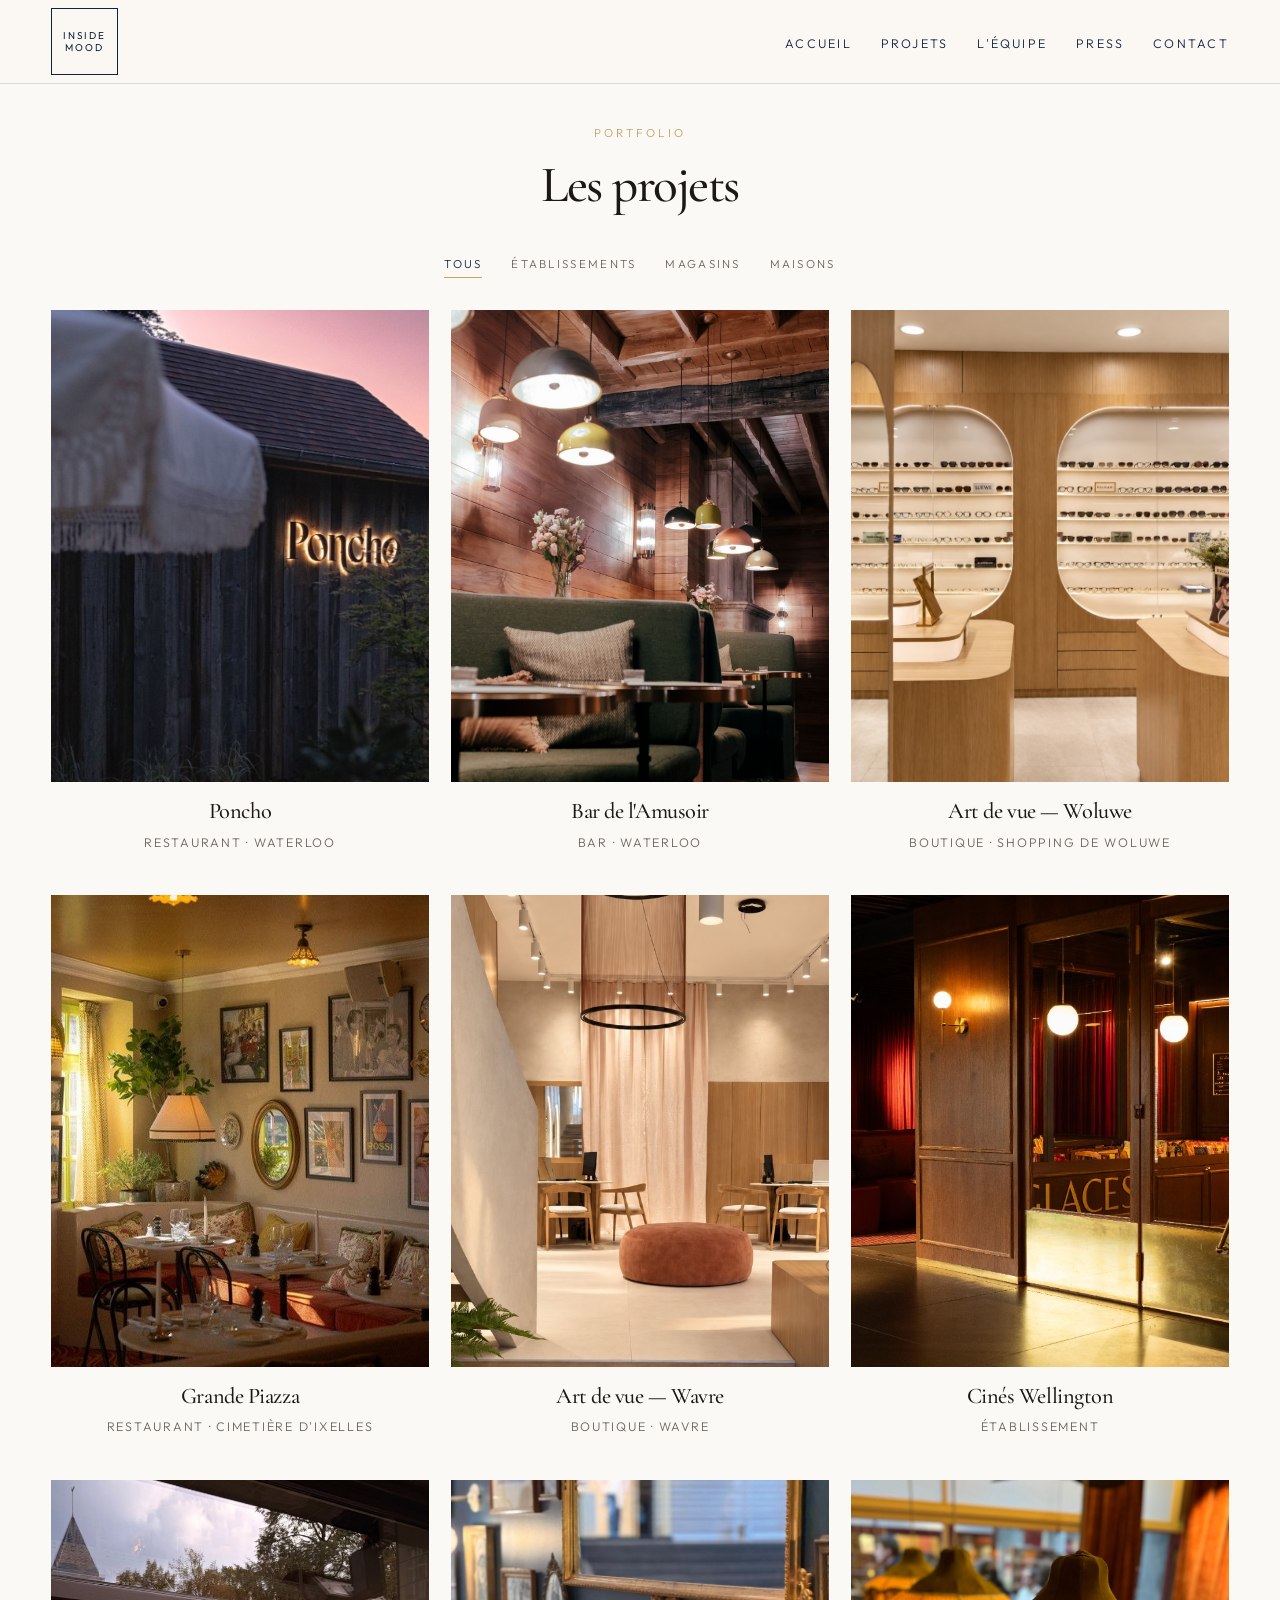
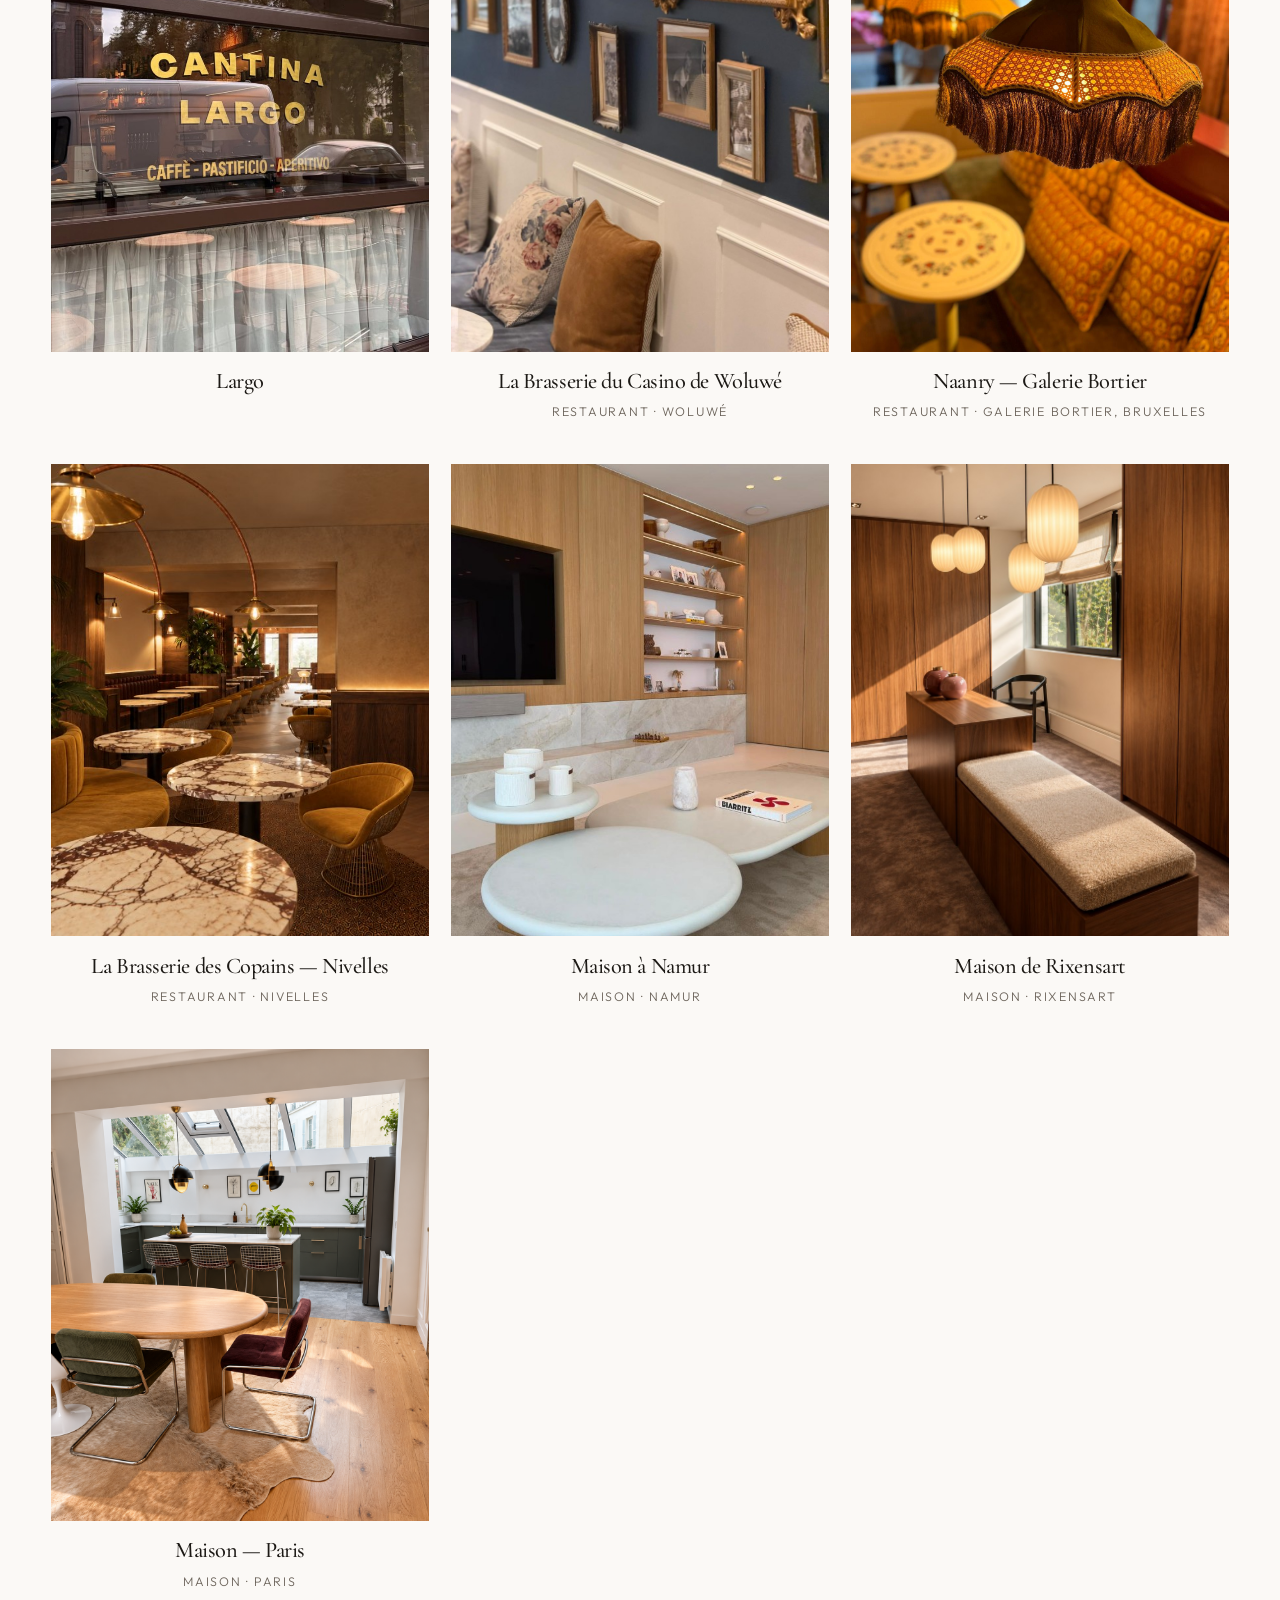
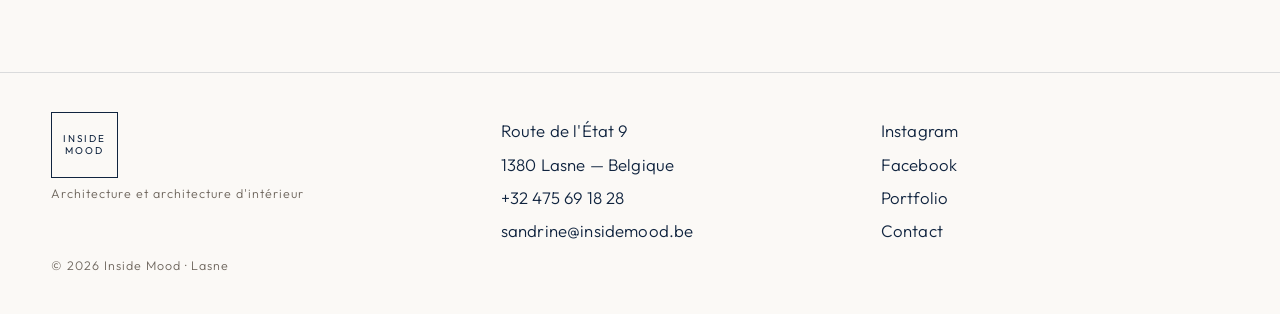
<file: projets.html>
<!DOCTYPE html>
<html lang="fr">
<head>
  <meta charset="utf-8">
  <meta name="viewport" content="width=device-width, initial-scale=1">
  <title>Projets · Inside Mood</title>
  <meta name="description" content="Portfolio Inside Mood : restaurants, bars, boutiques et maisons en Belgique.">
  <link rel="icon" href="favicon.svg" type="image/svg+xml">
  <link rel="stylesheet" href="fonts/fonts.css">
  <link rel="stylesheet" href="css/styles.css">
</head>
<body data-page="projets">
  <div id="site-header"></div>
  <main id="contenu" class="page">
    <header class="gb-page-title">
      <p class="eyebrow">Portfolio</p>
      <h1>Les projets</h1>
    </header>
    <div class="gb-cats" id="filters">
      <button type="button" class="is-on" data-filter="tous">Tous</button>
      <button type="button" data-filter="etablissements">Établissements</button>
      <button type="button" data-filter="magasins">Magasins</button>
      <button type="button" data-filter="maisons">Maisons</button>
    </div>
    <div class="home-grid gb-folio" id="folio-grid"></div>
  </main>
  <div id="site-footer"></div>
  <script src="js/data.js"></script>
  <script src="js/site.js"></script>
</body>
</html>
</file>
<file: fonts/fonts.css>
/* cyrillic-ext */
@font-face {
  font-family: 'Cormorant Garamond';
  font-style: italic;
  font-weight: 500;
  font-display: swap;
  src: url(font-1.woff2) format('woff2');
  unicode-range: U+0460-052F, U+1C80-1C8A, U+20B4, U+2DE0-2DFF, U+A640-A69F, U+FE2E-FE2F;
}
/* cyrillic */
@font-face {
  font-family: 'Cormorant Garamond';
  font-style: italic;
  font-weight: 500;
  font-display: swap;
  src: url(font-2.woff2) format('woff2');
  unicode-range: U+0301, U+0400-045F, U+0490-0491, U+04B0-04B1, U+2116;
}
/* vietnamese */
@font-face {
  font-family: 'Cormorant Garamond';
  font-style: italic;
  font-weight: 500;
  font-display: swap;
  src: url(font-3.woff2) format('woff2');
  unicode-range: U+0102-0103, U+0110-0111, U+0128-0129, U+0168-0169, U+01A0-01A1, U+01AF-01B0, U+0300-0301, U+0303-0304, U+0308-0309, U+0323, U+0329, U+1EA0-1EF9, U+20AB;
}
/* latin-ext */
@font-face {
  font-family: 'Cormorant Garamond';
  font-style: italic;
  font-weight: 500;
  font-display: swap;
  src: url(font-4.woff2) format('woff2');
  unicode-range: U+0100-02BA, U+02BD-02C5, U+02C7-02CC, U+02CE-02D7, U+02DD-02FF, U+0304, U+0308, U+0329, U+1D00-1DBF, U+1E00-1E9F, U+1EF2-1EFF, U+2020, U+20A0-20AB, U+20AD-20C4, U+2113, U+2C60-2C7F, U+A720-A7FF;
}
/* latin */
@font-face {
  font-family: 'Cormorant Garamond';
  font-style: italic;
  font-weight: 500;
  font-display: swap;
  src: url(font-5.woff2) format('woff2');
  unicode-range: U+0000-00FF, U+0131, U+0152-0153, U+02BB-02BC, U+02C6, U+02DA, U+02DC, U+0304, U+0308, U+0329, U+2000-206F, U+20AC, U+2122, U+2191, U+2193, U+2212, U+2215, U+FEFF, U+FFFD;
}
/* cyrillic-ext */
@font-face {
  font-family: 'Cormorant Garamond';
  font-style: normal;
  font-weight: 500;
  font-display: swap;
  src: url(font-6.woff2) format('woff2');
  unicode-range: U+0460-052F, U+1C80-1C8A, U+20B4, U+2DE0-2DFF, U+A640-A69F, U+FE2E-FE2F;
}
/* cyrillic */
@font-face {
  font-family: 'Cormorant Garamond';
  font-style: normal;
  font-weight: 500;
  font-display: swap;
  src: url(font-7.woff2) format('woff2');
  unicode-range: U+0301, U+0400-045F, U+0490-0491, U+04B0-04B1, U+2116;
}
/* vietnamese */
@font-face {
  font-family: 'Cormorant Garamond';
  font-style: normal;
  font-weight: 500;
  font-display: swap;
  src: url(font-8.woff2) format('woff2');
  unicode-range: U+0102-0103, U+0110-0111, U+0128-0129, U+0168-0169, U+01A0-01A1, U+01AF-01B0, U+0300-0301, U+0303-0304, U+0308-0309, U+0323, U+0329, U+1EA0-1EF9, U+20AB;
}
/* latin-ext */
@font-face {
  font-family: 'Cormorant Garamond';
  font-style: normal;
  font-weight: 500;
  font-display: swap;
  src: url(font-9.woff2) format('woff2');
  unicode-range: U+0100-02BA, U+02BD-02C5, U+02C7-02CC, U+02CE-02D7, U+02DD-02FF, U+0304, U+0308, U+0329, U+1D00-1DBF, U+1E00-1E9F, U+1EF2-1EFF, U+2020, U+20A0-20AB, U+20AD-20C4, U+2113, U+2C60-2C7F, U+A720-A7FF;
}
/* latin */
@font-face {
  font-family: 'Cormorant Garamond';
  font-style: normal;
  font-weight: 500;
  font-display: swap;
  src: url(font-10.woff2) format('woff2');
  unicode-range: U+0000-00FF, U+0131, U+0152-0153, U+02BB-02BC, U+02C6, U+02DA, U+02DC, U+0304, U+0308, U+0329, U+2000-206F, U+20AC, U+2122, U+2191, U+2193, U+2212, U+2215, U+FEFF, U+FFFD;
}
/* cyrillic-ext */
@font-face {
  font-family: 'Cormorant Garamond';
  font-style: normal;
  font-weight: 600;
  font-display: swap;
  src: url(font-6.woff2) format('woff2');
  unicode-range: U+0460-052F, U+1C80-1C8A, U+20B4, U+2DE0-2DFF, U+A640-A69F, U+FE2E-FE2F;
}
/* cyrillic */
@font-face {
  font-family: 'Cormorant Garamond';
  font-style: normal;
  font-weight: 600;
  font-display: swap;
  src: url(font-7.woff2) format('woff2');
  unicode-range: U+0301, U+0400-045F, U+0490-0491, U+04B0-04B1, U+2116;
}
/* vietnamese */
@font-face {
  font-family: 'Cormorant Garamond';
  font-style: normal;
  font-weight: 600;
  font-display: swap;
  src: url(font-8.woff2) format('woff2');
  unicode-range: U+0102-0103, U+0110-0111, U+0128-0129, U+0168-0169, U+01A0-01A1, U+01AF-01B0, U+0300-0301, U+0303-0304, U+0308-0309, U+0323, U+0329, U+1EA0-1EF9, U+20AB;
}
/* latin-ext */
@font-face {
  font-family: 'Cormorant Garamond';
  font-style: normal;
  font-weight: 600;
  font-display: swap;
  src: url(font-9.woff2) format('woff2');
  unicode-range: U+0100-02BA, U+02BD-02C5, U+02C7-02CC, U+02CE-02D7, U+02DD-02FF, U+0304, U+0308, U+0329, U+1D00-1DBF, U+1E00-1E9F, U+1EF2-1EFF, U+2020, U+20A0-20AB, U+20AD-20C4, U+2113, U+2C60-2C7F, U+A720-A7FF;
}
/* latin */
@font-face {
  font-family: 'Cormorant Garamond';
  font-style: normal;
  font-weight: 600;
  font-display: swap;
  src: url(font-10.woff2) format('woff2');
  unicode-range: U+0000-00FF, U+0131, U+0152-0153, U+02BB-02BC, U+02C6, U+02DA, U+02DC, U+0304, U+0308, U+0329, U+2000-206F, U+20AC, U+2122, U+2191, U+2193, U+2212, U+2215, U+FEFF, U+FFFD;
}
/* latin-ext */
@font-face {
  font-family: 'Outfit';
  font-style: normal;
  font-weight: 300;
  font-display: swap;
  src: url(font-11.woff2) format('woff2');
  unicode-range: U+0100-02BA, U+02BD-02C5, U+02C7-02CC, U+02CE-02D7, U+02DD-02FF, U+0304, U+0308, U+0329, U+1D00-1DBF, U+1E00-1E9F, U+1EF2-1EFF, U+2020, U+20A0-20AB, U+20AD-20C4, U+2113, U+2C60-2C7F, U+A720-A7FF;
}
/* latin */
@font-face {
  font-family: 'Outfit';
  font-style: normal;
  font-weight: 300;
  font-display: swap;
  src: url(font-12.woff2) format('woff2');
  unicode-range: U+0000-00FF, U+0131, U+0152-0153, U+02BB-02BC, U+02C6, U+02DA, U+02DC, U+0304, U+0308, U+0329, U+2000-206F, U+20AC, U+2122, U+2191, U+2193, U+2212, U+2215, U+FEFF, U+FFFD;
}
/* latin-ext */
@font-face {
  font-family: 'Outfit';
  font-style: normal;
  font-weight: 400;
  font-display: swap;
  src: url(font-11.woff2) format('woff2');
  unicode-range: U+0100-02BA, U+02BD-02C5, U+02C7-02CC, U+02CE-02D7, U+02DD-02FF, U+0304, U+0308, U+0329, U+1D00-1DBF, U+1E00-1E9F, U+1EF2-1EFF, U+2020, U+20A0-20AB, U+20AD-20C4, U+2113, U+2C60-2C7F, U+A720-A7FF;
}
/* latin */
@font-face {
  font-family: 'Outfit';
  font-style: normal;
  font-weight: 400;
  font-display: swap;
  src: url(font-12.woff2) format('woff2');
  unicode-range: U+0000-00FF, U+0131, U+0152-0153, U+02BB-02BC, U+02C6, U+02DA, U+02DC, U+0304, U+0308, U+0329, U+2000-206F, U+20AC, U+2122, U+2191, U+2193, U+2212, U+2215, U+FEFF, U+FFFD;
}
/* latin-ext */
@font-face {
  font-family: 'Outfit';
  font-style: normal;
  font-weight: 500;
  font-display: swap;
  src: url(font-11.woff2) format('woff2');
  unicode-range: U+0100-02BA, U+02BD-02C5, U+02C7-02CC, U+02CE-02D7, U+02DD-02FF, U+0304, U+0308, U+0329, U+1D00-1DBF, U+1E00-1E9F, U+1EF2-1EFF, U+2020, U+20A0-20AB, U+20AD-20C4, U+2113, U+2C60-2C7F, U+A720-A7FF;
}
/* latin */
@font-face {
  font-family: 'Outfit';
  font-style: normal;
  font-weight: 500;
  font-display: swap;
  src: url(font-12.woff2) format('woff2');
  unicode-range: U+0000-00FF, U+0131, U+0152-0153, U+02BB-02BC, U+02C6, U+02DA, U+02DC, U+0304, U+0308, U+0329, U+2000-206F, U+20AC, U+2122, U+2191, U+2193, U+2212, U+2215, U+FEFF, U+FFFD;
}
</file>
<file: css/styles.css>
:root {
  --navy: #10243f;
  --navy-deep: #0a182b;
  --ink: #1c1915;
  --gold: #c4a265;
  --gold-deep: #8d6d32;
  --ivory: #f4efe6;
  --paper: #fbf8f3;
  --cream: #e7dfd1;
  --muted: #6d655c;
  --line: rgba(16, 36, 63, 0.14);
  --serif: "Cormorant Garamond", "Times New Roman", serif;
  --sans: "Outfit", "Segoe UI", sans-serif;
  --pad: clamp(1.25rem, 4vw, 4.5rem);
  --header: 5.2rem;
}

* { box-sizing: border-box; }
html { scroll-behavior: smooth; }
body {
  margin: 0;
  overflow-x: clip;
  color: var(--ink);
  background: #fbf9f6;
  font-family: var(--sans);
  font-weight: 300;
  font-size: 1.05rem;
  line-height: 1.65;
  letter-spacing: 0.01em;
}
img { max-width: 100%; display: block; }
a { color: inherit; text-decoration: none; }
button, input, textarea { font: inherit; color: inherit; }
::selection { background: #e7d7b0; color: var(--navy); }

.skip {
  position: absolute;
  left: 1rem;
  top: -4rem;
  background: var(--gold);
  color: var(--navy);
  padding: 0.5rem 0.8rem;
  z-index: 20;
}
.skip:focus { top: 1rem; }

.nav {
  position: fixed;
  inset: 0 0 auto 0;
  z-index: 30;
  display: flex;
  align-items: center;
  justify-content: space-between;
  gap: 1.5rem;
  padding: 1rem var(--pad);
  height: var(--header);
  color: var(--ivory);
  transition: background 0.3s ease, color 0.3s ease, box-shadow 0.3s ease;
}
.nav.is-solid,
body:not(.home) .nav {
  background: rgba(251, 248, 243, 0.92);
  color: var(--navy);
  backdrop-filter: blur(14px);
  box-shadow: 0 1px 0 var(--line);
}
.brand {
  display: flex;
  flex-direction: column;
  align-items: center;
  justify-content: center;
  gap: 0.12rem;
  width: 4.15rem;
  height: 4.15rem;
  border: 1px solid currentColor;
  line-height: 1;
  font-family: var(--sans);
  font-size: 0.62rem;
  letter-spacing: 0.18em;
  text-transform: uppercase;
  font-weight: 400;
}
.brand span { display: block; }
.nav-links {
  display: flex;
  align-items: center;
  gap: 1.8rem;
  list-style: none;
  margin: 0;
  padding: 0;
}
.nav-links a {
  font-size: 0.78rem;
  letter-spacing: 0.18em;
  text-transform: uppercase;
  transition: filter 0.28s ease, opacity 0.28s ease, transform 0.28s ease;
}
.nav-links:hover a,
.nav-links:focus-within a {
  filter: blur(2px);
  opacity: 0.45;
}
.nav-links a:hover,
.nav-links a:focus-visible {
  filter: none;
  opacity: 1;
  transform: scale(1.08);
}
.menu-btn {
  display: none;
  width: 2.6rem;
  height: 2.6rem;
  border: 1px solid currentColor;
  background: transparent;
  padding: 0;
  cursor: pointer;
}
.menu-btn span,
.menu-btn span::before,
.menu-btn span::after {
  display: block;
  height: 1px;
  width: 1.1rem;
  background: currentColor;
  position: relative;
  margin: 0 auto;
}
.menu-btn span::before,
.menu-btn span::after {
  content: "";
  position: absolute;
  left: 0;
}
.menu-btn span::before { top: -6px; }
.menu-btn span::after { top: 6px; }

.hero {
  min-height: 100svh;
  display: grid;
  grid-template-columns: minmax(300px, 0.9fr) 1.15fr;
  background: var(--navy-deep);
  color: var(--ivory);
}
.hero-copy {
  display: flex;
  flex-direction: column;
  justify-content: flex-end;
  padding: calc(var(--header) + 2rem) var(--pad) 3.5rem;
  position: relative;
}
.hero-copy::before {
  content: "";
  position: absolute;
  left: var(--pad);
  top: calc(var(--header) + 1.5rem);
  bottom: 3.5rem;
  width: 1px;
  background: linear-gradient(var(--gold), transparent);
}
.eyebrow {
  margin: 0 0 1rem;
  font-size: 0.72rem;
  letter-spacing: 0.28em;
  text-transform: uppercase;
  color: var(--gold);
}
.hero h1 {
  margin: 0 0 1.2rem;
  font-family: var(--serif);
  font-weight: 500;
  font-size: clamp(3.4rem, 6.4vw, 6.6rem);
  line-height: 0.9;
  letter-spacing: -0.03em;
}
.hero h1 em {
  font-style: italic;
  font-weight: 400;
  color: var(--gold);
}
.lede {
  max-width: 38rem;
  margin: 0 0 2rem;
  color: rgba(246, 241, 232, 0.86);
  font-size: 1.02rem;
}
.btn {
  align-self: flex-start;
  justify-self: start;
  width: auto;
  display: inline-flex;
  align-items: center;
  gap: 0.8rem;
  border: 1px solid var(--gold);
  color: var(--gold);
  padding: 0.85rem 1.3rem;
  letter-spacing: 0.18em;
  text-transform: uppercase;
  font-size: 0.72rem;
  transition: background 0.25s ease, color 0.25s ease;
}
.btn:hover { background: var(--gold); color: var(--navy); }
.btn-dark {
  border-color: var(--navy);
  color: var(--navy);
}
.btn-dark:hover { background: var(--navy); color: var(--ivory); }
.hero-visual {
  position: relative;
  min-height: 100svh;
}
.hero-visual img {
  width: 100%;
  height: 100%;
  object-fit: cover;
  position: absolute;
  inset: 0;
}
.hero-caption {
  position: absolute;
  right: 1.2rem;
  bottom: 1.2rem;
  background: rgba(10, 24, 43, 0.72);
  color: var(--ivory);
  padding: 0.55rem 0.8rem;
  font-size: 0.72rem;
  letter-spacing: 0.16em;
  text-transform: uppercase;
}
.hero-light {
  min-height: 0;
  background: transparent;
  color: var(--ink);
  align-items: center;
  gap: clamp(1.5rem, 4vw, 4rem);
  padding: calc(var(--header) + 1.4rem) var(--pad) 1rem;
}
.hero-light .hero-copy {
  justify-content: center;
  padding: 1rem 0 1rem 0.2rem;
}
.hero-light .hero-copy::before { display: none; }
.hero-light h1 {
  color: var(--navy);
  font-size: clamp(3.2rem, 5.5vw, 5.2rem);
  font-weight: 500;
}
.hero-light .lede {
  color: var(--ink);
  margin-bottom: 1rem;
}
.hero-light .hero-visual {
  min-height: 0;
  height: min(68vh, 560px);
}
.section-note {
  margin: 0;
  max-width: 22rem;
  color: var(--muted);
  font-size: 0.98rem;
}
.compare-section { padding-top: 1.2rem; padding-bottom: 2.2rem; }
.compare-row {
  display: grid;
  grid-template-columns: repeat(3, minmax(0, 1fr));
  gap: 1.1rem 0.9rem;
}
.compare {
  position: relative;
  aspect-ratio: 16 / 10;
  overflow: hidden;
  background: var(--cream);
  user-select: none;
  touch-action: none;
}
.compare img {
  position: absolute;
  inset: 0;
  width: 100%;
  height: 100%;
  object-fit: cover;
  pointer-events: none;
}
.compare-before { clip-path: inset(0 calc(100% - var(--pos)) 0 0); }
.compare-tag {
  position: absolute;
  top: 0.85rem;
  z-index: 2;
  pointer-events: none;
  background: rgba(251, 249, 246, 0.92);
  color: var(--navy);
  font-size: 0.68rem;
  letter-spacing: 0.18em;
  text-transform: uppercase;
  padding: 0.32rem 0.55rem;
}
.compare-tag.is-before { left: 0.85rem; }
.compare-tag.is-after { right: 0.85rem; }
.compare-line {
  position: absolute;
  z-index: 2;
  top: 0;
  bottom: 0;
  left: var(--pos);
  width: 1px;
  background: #fff;
  transform: translateX(-50%);
  pointer-events: none;
}
.compare-line::after {
  content: "‹ ›";
  position: absolute;
  top: 50%;
  left: 50%;
  width: 48px;
  height: 48px;
  display: grid;
  place-items: center;
  transform: translate(-50%, -50%);
  border-radius: 50%;
  border: 1px solid #fff;
  background: rgba(16, 36, 63, 0.55);
  color: #fff;
  font-family: var(--serif);
  font-size: 1rem;
  letter-spacing: 0.12em;
  box-shadow: 0 8px 20px rgba(16, 36, 63, 0.22);
}
.compare input[type="range"] {
  position: absolute;
  inset: 0;
  z-index: 3;
  width: 100%;
  height: 100%;
  margin: 0;
  padding: 0;
  border: 0;
  background: transparent;
  opacity: 0;
  cursor: ew-resize;
}
.compare:focus-within { outline: 1px solid var(--gold); outline-offset: 4px; }
.compare-name {
  display: inline-block;
  margin-top: 0.65rem;
  font-family: var(--serif);
  font-size: 1.2rem;
  line-height: 1.2;
}
.compare-name:hover { color: var(--gold-deep); }
.project-compares {
  margin: 1.5rem 0 0.2rem;
  grid-template-columns: minmax(0, 46rem);
}
.projects-home,
.team-home,
.process { padding-top: 3rem; padding-bottom: 2.6rem; }
.projects-home .section-head h2,
.team-home .section-head h2,
.process .section-head h2 { font-size: clamp(2.2rem, 4vw, 3.3rem); }
.home-grid {
  display: grid;
  grid-template-columns: repeat(4, 1fr);
  gap: 1.8rem 1rem;
}
.home-grid .media { aspect-ratio: 4 / 5; }
.home-grid h3 { font-size: 1.45rem; }
.ongoing-light {
  margin: 0;
  padding: 2.2rem 0 1.6rem;
  border-top: 1px solid var(--line);
  overflow: hidden;
}
.ongoing-light .eyebrow {
  margin-left: var(--pad);
  margin-right: var(--pad);
}
.soon-marquee {
  overflow: hidden;
  margin-top: 0.4rem;
  mask-image: linear-gradient(90deg, transparent, #000 6%, #000 94%, transparent);
}
.soon-track {
  display: flex;
  width: max-content;
  animation: soon-scroll 78s linear infinite;
}
.soon-marquee:hover .soon-track { animation-play-state: paused; }
.soon-set {
  display: flex;
  gap: 1.35rem;
  margin: 0;
  padding: 0 1.35rem 0 0;
  list-style: none;
}
.soon-card {
  flex: 0 0 15.5rem;
  width: 15.5rem;
}
.soon-visual {
  position: relative;
  aspect-ratio: 1;
  background: var(--navy-deep);
  overflow: hidden;
}
.soon-visual > img,
.soon-slides img {
  width: 100%;
  height: 100%;
  object-fit: cover;
}
.soon-visual:empty {
  background: #fff;
  border: 1px solid var(--line);
}
.soon-slides {
  position: absolute;
  inset: 0;
}
.soon-slides img {
  position: absolute;
  inset: 0;
  opacity: 0;
  transition: opacity 0.7s ease;
}
.soon-slides img.is-on { opacity: 1; }
.soon-card h3 {
  margin: 0.75rem 0 0;
  font-family: var(--serif);
  font-weight: 500;
  font-size: 1.35rem;
  line-height: 1.1;
  letter-spacing: -0.02em;
  color: var(--navy);
}
.soon-card p {
  margin: 0.28rem 0 0;
  font-size: 0.68rem;
  letter-spacing: 0.16em;
  line-height: 1.45;
  text-transform: uppercase;
  color: var(--gold-deep);
}
@keyframes soon-scroll {
  from { transform: translateX(0); }
  to { transform: translateX(-50%); }
}
.team-home .person h2 { font-size: 1.35rem; }
.process { padding-top: 0.4rem; }
.steps {
  list-style: none;
  display: grid;
  grid-template-columns: repeat(4, 1fr);
  gap: 1.2rem;
  margin: 0;
  padding: 0;
}
.steps li {
  background: #fff;
  border: 1px solid var(--line);
  padding: 1.2rem 1.1rem 1.3rem;
}
.steps span {
  font-family: var(--serif);
  font-style: italic;
  color: var(--gold-deep);
  font-size: 1.4rem;
}
.steps h3 {
  margin: 0.45rem 0 0.4rem;
  font-family: var(--serif);
  font-size: 1.7rem;
  font-weight: 500;
}
.steps p { margin: 0; color: var(--muted); font-size: 0.95rem; }

.section { padding: 5.5rem var(--pad); }
.section-head {
  display: flex;
  justify-content: space-between;
  align-items: flex-end;
  gap: 1.5rem;
  margin-bottom: 2.2rem;
  border-top: 1px solid var(--line);
  padding-top: 1.4rem;
}
.section-head h2,
.page-title h1,
.project-hero h1,
.ongoing h2,
.studio h2 {
  font-family: var(--serif);
  font-weight: 500;
  letter-spacing: -0.03em;
  line-height: 0.95;
  margin: 0;
}
.section-head h2 { font-size: clamp(2.6rem, 5vw, 4.4rem); }
.text-link {
  font-size: 0.75rem;
  letter-spacing: 0.18em;
  text-transform: uppercase;
  border-bottom: 1px solid var(--gold);
  padding-bottom: 0.2rem;
  white-space: nowrap;
}

.intro-grid {
  display: grid;
  grid-template-columns: 0.9fr 1.1fr;
  gap: 3rem;
  align-items: start;
}
.intro-grid h2 {
  margin: 0.4rem 0 0;
  font-family: var(--serif);
  font-weight: 500;
  font-size: clamp(2.2rem, 4vw, 3.6rem);
  line-height: 1.02;
  letter-spacing: -0.03em;
}
.intro-text p { margin: 0 0 1rem; }
.intro-text p:last-child { margin: 0; }
.services {
  list-style: none;
  display: grid;
  grid-template-columns: repeat(3, 1fr);
  gap: 1rem;
  margin: 3rem 0 0;
  padding: 0;
}
.services li {
  border-top: 1px solid var(--navy);
  padding-top: 0.9rem;
  font-family: var(--serif);
  font-size: 1.55rem;
  line-height: 1.15;
}
.services span {
  display: block;
  font-family: var(--sans);
  font-size: 0.72rem;
  letter-spacing: 0.2em;
  color: var(--gold-deep);
  margin-bottom: 0.45rem;
}

.work-grid {
  display: grid;
  grid-template-columns: repeat(3, 1fr);
  gap: 2.4rem 1.3rem;
}
.card .media {
  overflow: hidden;
  background: var(--cream);
  aspect-ratio: 3 / 4;
}
.work-grid .card:first-child { grid-column: 1 / -1; }
.work-grid .card:first-child .media { aspect-ratio: 16 / 8.2; }
.card img {
  width: 100%;
  height: 100%;
  object-fit: cover;
  transition: transform 0.7s ease;
}
.card:hover img { transform: scale(1.03); }
.gb-hero {
  position: relative;
  margin-top: var(--header);
  height: calc(100svh - var(--header));
  min-height: 460px;
  background: var(--cream);
}
.gb-hero img {
  width: 100%;
  height: 100%;
  object-fit: cover;
  object-position: center;
}
.gb-hero-copy {
  position: absolute;
  left: 0;
  right: 0;
  bottom: 0;
  padding: 5.5rem var(--pad) 2.6rem;
  background: linear-gradient(to top, rgba(12, 22, 38, 0.78) 0%, rgba(12, 22, 38, 0.28) 62%, transparent 100%);
}
.gb-hero .gb-statement {
  max-width: 38rem;
  margin: 0;
  color: #f7f3ea;
  text-align: left;
  font-size: clamp(1.55rem, 2.5vw, 2.15rem);
  line-height: 1.28;
  animation: statement-in 1.25s cubic-bezier(0.22, 1, 0.36, 1) 0.35s both;
}
@keyframes statement-in {
  from {
    opacity: 0;
    transform: translateY(1.1rem);
  }
  to {
    opacity: 1;
    transform: none;
  }
}
.home.reveal-ready .reveal {
  opacity: 0;
  transform: translateY(1.15rem);
  transition: opacity 0.85s cubic-bezier(0.22, 1, 0.36, 1), transform 0.85s cubic-bezier(0.22, 1, 0.36, 1);
}
.home.reveal-ready .reveal.is-in {
  opacity: 1;
  transform: none;
}
.gb-marks {
  display: flex;
  flex-direction: column;
  align-items: center;
  gap: 2.15rem;
  padding: 4.2rem 0 3.4rem;
}
.gb-mark {
  width: 2.35rem;
  height: 2.35rem;
  border: 1px solid var(--gold);
  background: transparent;
}
.gb-mark.is-point { transform: rotate(45deg); }
.gb-story {
  display: grid;
  grid-template-columns: minmax(0, 0.86fr) minmax(0, 1.14fr);
  gap: 2.4rem 4.2rem;
  align-items: center;
  max-width: 76rem;
  margin: 0 auto;
  padding: 0.4rem var(--pad) 3.4rem;
}
.gb-mood { margin: 0; }
.gb-mood img {
  width: 100%;
  height: auto;
  object-fit: cover;
}
.gb-story h2 {
  margin: 0 0 1.25rem;
  font-family: var(--serif);
  font-weight: 500;
  font-size: clamp(2.1rem, 3.4vw, 3rem);
  line-height: 1;
  letter-spacing: -0.03em;
  color: var(--navy);
  text-align: left;
}
.gb-story p {
  margin: 0 0 1rem;
  color: var(--muted);
  text-align: left;
}
.gb-story p:last-child { margin-bottom: 0; }
.gb-statement {
  margin: 0 0 1.2rem;
  font-family: var(--serif);
  font-weight: 500;
  font-size: clamp(1.7rem, 3vw, 2.45rem);
  line-height: 1.25;
  letter-spacing: -0.02em;
  color: var(--navy);
}
.gb-cats {
  display: flex;
  justify-content: center;
  flex-wrap: wrap;
  gap: 0.4rem 1.8rem;
  padding: 0 var(--pad) 2rem;
}
.gb-cats button {
  background: none;
  border: 0;
  padding: 0.3rem 0;
  cursor: pointer;
  letter-spacing: 0.2em;
  text-transform: uppercase;
  font-size: 0.72rem;
  color: var(--muted);
}
.gb-cats button.is-on,
.gb-cats button:hover {
  color: var(--navy);
  box-shadow: inset 0 -1px 0 var(--gold);
}
.gb-projects { padding-top: 1rem; }
.gb-projects h2,
.bureau h2,
.faq-section h2,
.gb-page-title h1,
.contact-grid h1 {
  font-family: var(--serif);
  font-weight: 500;
  letter-spacing: -0.03em;
  line-height: 1;
  margin: 0 0 2rem;
  font-size: clamp(2.4rem, 4vw, 3.6rem);
  text-align: center;
}
.contact-grid h1 { text-align: left; }
.gb-folio {
  grid-template-columns: repeat(3, minmax(0, 1fr));
  gap: 2.6rem 1.4rem;
}
.gb-projects .home-grid {
  grid-template-columns: repeat(3, minmax(0, 1fr));
  gap: 2.8rem 1.8rem;
}
.gb-projects .card .media { aspect-ratio: 3 / 4; }
.gb-folio .card .media { aspect-ratio: 4 / 5; }
.gb-projects .card h3 { font-size: 1.35rem; }
.gb-projects .card h3,
.gb-folio .card h3 {
  margin-top: 0.7rem;
  text-align: center;
}
.gb-folio .card h3 { font-size: 1.4rem; }
.gb-projects .card p,
.gb-folio .card p { text-align: center; }
.gb-page-title {
  text-align: center;
  padding-bottom: 0.4rem;
}
.gb-page-title .eyebrow {
  max-width: 34rem;
  margin-left: auto;
  margin-right: auto;
  line-height: 1.8;
}
.press-pages {
  display: grid;
  grid-template-columns: repeat(2, minmax(0, 1fr));
  gap: 1.6rem 1.4rem;
  max-width: 52rem;
  margin: 0 auto;
}
.press-pages img {
  width: 100%;
  height: auto;
  background: var(--cream);
}
.press-zoom {
  display: block;
  width: 100%;
  margin: 0;
  padding: 0;
  border: 0;
  background: none;
  cursor: zoom-in;
}
.press-pages figcaption {
  margin-top: 0.55rem;
  text-align: center;
  font-family: var(--serif);
  font-size: 1.25rem;
}
.press-pages figcaption span {
  display: block;
  margin-top: 0.35rem;
  font-family: var(--sans);
  font-size: 0.68rem;
  letter-spacing: 0.16em;
  text-transform: uppercase;
  color: var(--gold-deep);
}
.press-lead {
  max-width: 36rem;
  margin: 1.6rem auto 0;
  text-align: center;
  color: var(--muted);
}
.press-lead a { border-bottom: 1px solid var(--gold); }
.press-lead a.btn { border-bottom: 0; }
.press-doc + .press-doc { margin-top: 3.4rem; }
.press-doc .press-lead .btn { margin-top: 0.35rem; }
.bureau { text-align: center; padding-top: 2rem; }
.faq-section { text-align: center; padding-top: 1.2rem; }
.faq {
  max-width: 44rem;
  margin: 0.2rem auto 0;
  display: flex;
  flex-direction: column;
  gap: 0.65rem;
  text-align: left;
}
.faq-item {
  background: #fff;
  border-radius: 1.15rem;
  padding: 0.35rem 0.4rem 0.35rem 1.15rem;
  box-shadow: 0 8px 24px rgba(16, 36, 63, 0.04);
}
.faq-q {
  display: flex;
  align-items: center;
  gap: 0.8rem;
  min-height: 3.3rem;
}
.faq-q p {
  margin: 0;
  flex: 1;
  font-family: var(--serif);
  font-size: clamp(1.15rem, 1.6vw, 1.4rem);
  line-height: 1.25;
  color: var(--navy);
}
.faq-toggle {
  width: 2.15rem;
  height: 2.15rem;
  border-radius: 50%;
  border: 1px solid rgba(16, 36, 63, 0.12);
  background: #fff;
  flex: none;
  cursor: pointer;
  color: var(--navy);
  font-size: 1.25rem;
  line-height: 1;
}
.faq-toggle::before { content: "+"; }
.faq-item.is-open .faq-toggle::before { content: "×"; }
.faq-a {
  display: grid;
  grid-template-rows: 0fr;
  transition: grid-template-rows 0.35s ease;
}
.faq-item.is-open .faq-a { grid-template-rows: 1fr; }
.faq-a > div { overflow: hidden; }
.faq-a p {
  margin: 0.1rem 0.55rem 0.55rem 0;
  padding: 0.95rem 1.1rem;
  border-radius: 0.95rem;
  background: #e7efe4;
  color: var(--ink);
  font-size: 0.98rem;
  line-height: 1.55;
}
.partners {
  text-align: center;
  padding-top: 2.4rem;
  padding-bottom: 3.2rem;
}
.partners .section-head {
  text-align: left;
}
.partner-grid {
  max-width: 76rem;
  margin: 0 auto;
}
.partner-row {
  display: grid;
  grid-template-columns: repeat(5, minmax(0, 1fr));
  gap: 2rem 1.2rem;
  margin: 0;
  padding: 0;
  list-style: none;
}
.partner-row + .partner-row {
  margin-top: 2rem;
}
.partner-row.is-one {
  grid-template-columns: minmax(0, 1fr);
  width: calc((100% - 4.8rem) / 5);
  margin-left: auto;
  margin-right: auto;
}
.partner-row.is-three {
  grid-template-columns: repeat(3, minmax(0, 1fr));
  width: calc((100% - 4.8rem) * 3 / 5 + 2.4rem);
  margin-left: auto;
  margin-right: auto;
}
.partner-row li {
  display: flex;
  flex-direction: column;
  align-items: center;
  gap: 0.85rem;
  min-width: 0;
}
.partner-logo {
  width: 100%;
  height: 6.5rem;
  display: flex;
  align-items: center;
  justify-content: center;
}
.partner-logo img {
  width: 100%;
  height: 100%;
  object-fit: contain;
  object-position: center;
}
.partner-row p {
  margin: 0;
  max-width: 12rem;
  color: var(--navy);
  font-size: 0.82rem;
  line-height: 1.35;
  letter-spacing: 0.02em;
}
.bureau .team-grid { text-align: left; }
.process .steps li {
  background: transparent;
  border: 0;
  border-top: 1px solid var(--line);
  padding: 1.15rem 0.2rem 0;
}
.section.process { padding-top: 2.4rem; padding-bottom: 1.4rem; }
.process-board {
  position: relative;
  display: grid;
  grid-template-columns: minmax(0, 1fr) min(22vw, 14rem) minmax(0, 1fr);
  grid-template-rows: auto min(22vw, 14rem) auto;
  max-width: 52rem;
  margin: 0 auto;
  list-style: none;
}
.pc-1 { grid-area: 1 / 1; align-self: end; justify-self: end; text-align: right; padding: 0 0.85rem 0.45rem 0; }
.pc-2 { grid-area: 1 / 3; align-self: end; justify-self: start; text-align: left; padding: 0 0 0.45rem 0.85rem; }
.pc-3 { grid-area: 3 / 3; align-self: start; justify-self: start; text-align: left; padding: 0.45rem 0 0 0.85rem; }
.pc-4 { grid-area: 3 / 1; align-self: start; justify-self: end; text-align: right; padding: 0.45rem 0.85rem 0 0; }
.process-frame {
  grid-area: 2 / 2;
  position: relative;
}
.process-draw {
  display: block;
  width: 100%;
  height: 100%;
  overflow: visible;
}
.process-line {
  fill: none;
  stroke: var(--navy);
  stroke-width: 0.85;
  stroke-linecap: square;
  stroke-dasharray: 100;
  stroke-dashoffset: 100;
}
.process-board.is-animated .process-line {
  transition: stroke-dashoffset 1.15s cubic-bezier(0.45, 0, 0.2, 1);
}
.process-line.is-drawn { stroke-dashoffset: 0; }
.process-dot {
  fill: var(--navy);
  opacity: 0;
}
.process-board.is-animated .process-dot { transition: opacity 0.35s ease; }
.process-dot.is-on { opacity: 1; }
.pc span {
  font-family: var(--serif);
  font-style: italic;
  color: var(--gold-deep);
  font-size: 1.35rem;
}
.pc h3 {
  margin: 0.15rem 0 0.35rem;
  font-family: var(--serif);
  font-size: clamp(1.45rem, 2vw, 1.9rem);
  font-weight: 500;
}
.pc p {
  margin: 0;
  max-width: 18rem;
  color: var(--muted);
  font-size: 0.95rem;
}
.pc-1 p,
.pc-4 p { margin-left: auto; }
.process-board.is-animated .pc {
  opacity: 0;
  transform: translateY(8px);
  transition: opacity 0.5s ease, transform 0.5s ease;
}
.process-board.is-animated .pc.is-on {
  opacity: 1;
  transform: none;
}
.card-meta {
  display: flex;
  justify-content: space-between;
  gap: 1rem;
  align-items: baseline;
  margin-top: 0.85rem;
}
.card h3 {
  margin: 0;
  font-family: var(--serif);
  font-size: 1.85rem;
  font-weight: 500;
  letter-spacing: -0.02em;
}
.card p {
  margin: 0.15rem 0 0;
  color: var(--muted);
  font-size: 0.78rem;
  letter-spacing: 0.14em;
  text-transform: uppercase;
}

.ongoing {
  display: grid;
  grid-template-columns: 1.05fr 0.95fr;
  gap: 3rem;
  background: var(--navy);
  color: var(--ivory);
  padding: 5rem var(--pad);
}
.ongoing h2 { font-size: clamp(2.8rem, 5vw, 4.6rem); color: var(--ivory); }
.ongoing-list {
  list-style: none;
  margin: 2rem 0 0;
  padding: 0;
}
.ongoing-list li {
  display: grid;
  grid-template-columns: 4.2rem 1fr;
  gap: 1rem;
  align-items: baseline;
  border-top: 1px solid rgba(246, 241, 232, 0.16);
  padding: 1rem 0;
}
.ongoing-list .num {
  font-family: var(--serif);
  font-style: italic;
  font-size: 1.8rem;
  color: var(--gold);
}
.ongoing-list small {
  display: block;
  letter-spacing: 0.16em;
  text-transform: uppercase;
  font-size: 0.72rem;
  color: rgba(246, 241, 232, 0.62);
}
.ongoing-list strong {
  font-family: var(--serif);
  font-size: 1.7rem;
  font-weight: 500;
}
.ongoing figure { margin: 0; }
.ongoing img {
  width: 100%;
  height: min(72vh, 640px);
  object-fit: cover;
}
.ongoing figcaption {
  margin-top: 0.7rem;
  letter-spacing: 0.14em;
  text-transform: uppercase;
  font-size: 0.72rem;
  color: var(--gold);
}

.studio-band {
  display: grid;
  grid-template-columns: 0.72fr 1.28fr;
  gap: 3rem;
  align-items: center;
}
.studio-band img {
  width: 100%;
  aspect-ratio: 1;
  object-fit: cover;
  filter: saturate(0.88);
}
.studio-band h2 { font-size: clamp(2.6rem, 4vw, 4rem); margin-bottom: 1rem; }
.signature {
  margin-top: 1.4rem;
  font-family: var(--serif);
  font-style: italic;
  font-size: 1.4rem;
}

.page {
  padding: calc(var(--header) + 2.5rem) var(--pad) 5rem;
}
.page-title {
  display: grid;
  grid-template-columns: 1.1fr 0.9fr;
  gap: 2rem;
  align-items: end;
  margin-bottom: 2.5rem;
  border-bottom: 1px solid var(--line);
  padding-bottom: 1.6rem;
}
.page-title h1 { font-size: clamp(3.4rem, 7vw, 6.4rem); }
.page-title p { margin: 0; color: var(--muted); max-width: 34rem; }

.filters {
  display: flex;
  flex-wrap: wrap;
  gap: 0.5rem;
  margin-bottom: 1.4rem;
}
.filters button {
  background: transparent;
  border: 1px solid var(--line);
  padding: 0.45rem 0.8rem;
  letter-spacing: 0.14em;
  text-transform: uppercase;
  font-size: 0.68rem;
  cursor: pointer;
}
.filters button.is-on,
.filters button:hover {
  border-color: var(--navy);
  background: var(--navy);
  color: var(--ivory);
}

.index-layout {
  display: grid;
  grid-template-columns: 1.15fr 0.85fr;
  gap: 2.5rem;
  align-items: start;
}
.index-preview {
  position: sticky;
  top: calc(var(--header) + 1.2rem);
}
.index-preview img {
  width: 100%;
  aspect-ratio: 4 / 5;
  object-fit: cover;
  background: var(--cream);
}
.index-preview p {
  margin: 0.7rem 0 0;
  letter-spacing: 0.16em;
  text-transform: uppercase;
  font-size: 0.72rem;
  color: var(--gold-deep);
}
.index-list { list-style: none; margin: 0; padding: 0; }
.index-list a {
  display: grid;
  grid-template-columns: 2.6rem 1fr;
  gap: 0.15rem 0.8rem;
  align-items: baseline;
  padding: 1.05rem 0;
  border-top: 1px solid var(--line);
}
.index-list li:last-child a { border-bottom: 1px solid var(--line); }
.index-list a:hover,
.index-list a.is-on { background: rgba(196, 162, 101, 0.12); }
.index-list .num {
  font-family: var(--serif);
  font-style: italic;
  color: var(--gold-deep);
  font-size: 1.2rem;
}
.index-list .name {
  font-family: var(--serif);
  font-size: clamp(1.7rem, 3vw, 2.5rem);
  line-height: 1;
  letter-spacing: -0.03em;
}
.index-list .where {
  grid-column: 2;
  text-align: left;
  color: var(--muted);
  font-size: 0.72rem;
  letter-spacing: 0.12em;
  text-transform: uppercase;
}
.group-label {
  margin: 2.2rem 0 0.4rem;
  letter-spacing: 0.22em;
  text-transform: uppercase;
  font-size: 0.72rem;
  color: var(--gold-deep);
}

.project-hero h1 {
  font-size: clamp(3.2rem, 7vw, 6.8rem);
  max-width: 16ch;
}
.crumbs {
  margin: 0 0 1rem;
  font-size: 0.75rem;
  letter-spacing: 0.16em;
  text-transform: uppercase;
}
.crumbs a { border-bottom: 1px solid var(--gold); }
.meta-row {
  display: flex;
  flex-wrap: wrap;
  gap: 0.6rem;
  margin: 1.3rem 0 0;
  padding: 0;
  list-style: none;
}
.meta-row li {
  border: 1px solid var(--line);
  padding: 0.35rem 0.7rem;
  letter-spacing: 0.12em;
  text-transform: uppercase;
  font-size: 0.72rem;
}
.project-lead {
  display: grid;
  grid-template-columns: 0.8fr 1.2fr;
  gap: 2.5rem;
  margin: 2.2rem 0 1.2rem;
  align-items: start;
}
.project-lead.is-solo { grid-template-columns: 1fr; }
.project-text p { margin: 0 0 1rem; font-size: 1.08rem; }
.project-cover img { width: 100%; height: auto; }
.mosaic {
  margin-top: 1rem;
  columns: 2;
  column-gap: 1rem;
}
.mosaic figure { margin: 0 0 1rem; break-inside: avoid; }
.mosaic img { width: 100%; height: auto; cursor: zoom-in; }
.project-cover img { cursor: zoom-in; }

.pager {
  display: flex;
  justify-content: space-between;
  gap: 1rem;
  margin-top: 3rem;
  border-top: 1px solid var(--line);
  padding-top: 1.2rem;
}
.pager a { max-width: 46%; }
.pager small {
  display: block;
  letter-spacing: 0.16em;
  text-transform: uppercase;
  font-size: 0.68rem;
  color: var(--gold-deep);
}
.pager strong {
  font-family: var(--serif);
  font-size: 1.7rem;
  font-weight: 500;
}
.pager .next { text-align: right; margin-left: auto; }

.sandrine-feature {
  display: grid;
  grid-template-columns: minmax(0, 1.05fr) minmax(0, 0.95fr);
  gap: 2rem 3.2rem;
  align-items: center;
  margin: 0.6rem 0 3rem;
}
.sandrine-feature figure { margin: 0; }
.sandrine-feature img {
  width: 100%;
  height: auto;
  object-fit: cover;
}
.sandrine-copy p:not(.motto) {
  margin: 0;
  color: var(--muted);
  max-width: 36rem;
}
.sandrine-copy .btn { margin-top: 1.5rem; }
.motto {
  font-family: var(--serif);
  font-style: italic;
  font-size: clamp(1.8rem, 3vw, 2.6rem);
  margin: 0.4rem 0 1rem;
}
.team-grid {
  display: grid;
  grid-template-columns: repeat(4, 1fr);
  gap: 1.2rem;
}
.person img {
  width: 100%;
  aspect-ratio: 1;
  object-fit: cover;
  background: var(--cream);
}
.person h2 {
  font-family: var(--serif);
  font-size: 1.7rem;
  font-weight: 500;
  margin: 0.8rem 0 0.15rem;
}
.person .role {
  margin: 0 0 0.6rem;
  color: var(--gold-deep);
  letter-spacing: 0.08em;
  text-transform: uppercase;
  font-size: 0.72rem;
}
.person a { display: block; font-size: 0.92rem; }
.person a:hover { color: var(--gold-deep); }

.contact-grid {
  display: grid;
  grid-template-columns: 0.8fr 1.2fr;
  gap: 3rem;
}
.contact-facts { list-style: none; margin: 1.5rem 0 0; padding: 0; }
.contact-facts li {
  border-top: 1px solid var(--line);
  padding: 0.9rem 0;
}
.contact-facts span {
  display: block;
  letter-spacing: 0.16em;
  text-transform: uppercase;
  font-size: 0.68rem;
  color: var(--gold-deep);
}
.contact-facts a:hover { color: var(--gold-deep); }
form { display: grid; gap: 1.1rem; }
label span {
  display: block;
  margin-bottom: 0.35rem;
  letter-spacing: 0.14em;
  text-transform: uppercase;
  font-size: 0.68rem;
}
input, textarea {
  width: 100%;
  background: transparent;
  border: 0;
  border-bottom: 1px solid var(--navy);
  padding: 0.7rem 0;
  outline: none;
}
textarea { min-height: 8rem; resize: vertical; }
input:focus, textarea:focus { border-bottom-color: var(--gold-deep); }
.form-note { margin: 0; color: var(--muted); font-size: 0.9rem; }

.site-footer {
  background: transparent;
  color: var(--navy);
  padding: 2.2rem var(--pad) 2rem;
  border-top: 1px solid var(--line);
}
.footer-grid {
  display: grid;
  grid-template-columns: 1.2fr 1fr 1fr;
  gap: 2rem;
  padding-top: 0.2rem;
}
.site-footer .brand { font-size: 0.62rem; }
.site-footer p { margin: 0.35rem 0; }
.site-footer a:hover { color: var(--gold-deep); }
.fine {
  margin-top: 2rem;
  color: var(--muted);
  font-size: 0.78rem;
  letter-spacing: 0.08em;
}

.lightbox {
  position: fixed;
  inset: 0;
  background: rgba(8, 16, 28, 0.94);
  z-index: 50;
  display: none;
  align-items: center;
  justify-content: center;
  padding: 4rem 4.5rem;
}
.lightbox.is-open { display: flex; }
.lightbox img { max-width: 100%; max-height: 100%; object-fit: contain; }
.lightbox.is-reader {
  align-items: flex-start;
  overflow: auto;
  padding: 4.5rem 1.25rem 2.5rem;
}
.lightbox.is-reader img {
  width: min(46rem, 100%);
  max-width: 100%;
  max-height: none;
  height: auto;
  margin: 0 auto;
}
.lightbox.is-reader .lb-close { position: fixed; }
.lightbox button {
  position: absolute;
  background: transparent;
  border: 0;
  color: var(--ivory);
  cursor: pointer;
  font-size: 1.6rem;
}
.lb-close { top: 1rem; right: 1.2rem; }
.lb-prev { left: 0.6rem; top: 50%; }
.lb-next { right: 0.6rem; top: 50%; }

.empty { padding: 3rem 0; }

@media (max-width: 980px) {
  .hero, .intro-grid, .ongoing, .studio-band, .index-layout,
  .project-lead, .contact-grid, .page-title, .footer-grid, .sandrine-feature {
    grid-template-columns: 1fr;
  }
  .hero-visual {
    order: -1;
    display: flex;
    flex-direction: column;
    min-height: 0;
  }
  .hero-light .hero-visual { height: auto; }
  .compare-row { grid-template-columns: 1fr; }
  .compare { aspect-ratio: 4 / 3; }
  .work-grid, .team-grid, .home-grid, .steps { grid-template-columns: 1fr 1fr; }
  .services { grid-template-columns: 1fr; }
  .hero-visual img { position: relative; inset: auto; height: 54vh; width: 100%; }
  .hero-caption {
    position: static;
    align-self: flex-start;
    max-width: 100%;
    margin: 0.7rem 0 0;
  }
  .menu-btn {
    display: inline-flex;
    align-items: center;
    justify-content: center;
    position: relative;
    z-index: 41;
    background: transparent;
    color: var(--navy);
    border-color: var(--navy);
  }
  .nav:has(.nav-links.is-open) {
    background: transparent;
    box-shadow: none;
    backdrop-filter: none;
  }
  .nav:has(.nav-links.is-open) .brand {
    position: relative;
    z-index: 41;
  }
  .nav-links {
    display: none;
    position: fixed;
    inset: 0;
    background: rgba(251, 249, 246, 0.78);
    color: var(--navy);
    backdrop-filter: blur(22px);
    -webkit-backdrop-filter: blur(22px);
    flex-direction: column;
    justify-content: center;
    gap: 1.6rem;
    transform: none;
  }
  .nav-links.is-open { display: flex; z-index: 40; }
  .nav-links.is-open:hover a,
  .nav-links.is-open:focus-within a {
    filter: none;
    opacity: 1;
  }
  .nav-links a { font-size: 1.3rem; letter-spacing: 0.22em; }
  .index-preview { position: static; }
  .index-list a { grid-template-columns: 2.2rem 1fr; }
  .pager strong { font-size: 1.3rem; }
}

@media (max-width: 800px) {
  .process-board {
    grid-template-columns: 1fr;
    grid-template-rows: none;
    gap: 1.35rem;
    max-width: 32rem;
  }
  .process-frame { display: none; }
  .partner-row {
    grid-template-columns: repeat(2, minmax(0, 1fr));
    width: 100%;
    max-width: 28rem;
    margin-left: auto;
    margin-right: auto;
  }
  .partner-row.is-one {
    grid-template-columns: minmax(0, 1fr);
    width: calc((100% - 1.2rem) / 2);
    max-width: calc((28rem - 1.2rem) / 2);
  }
  .partner-row.is-three {
    grid-template-columns: repeat(2, minmax(0, 1fr));
    width: 100%;
    max-width: 28rem;
  }
  .pc-1, .pc-2, .pc-3, .pc-4 {
    grid-area: auto;
    justify-self: start;
    text-align: left;
    padding: 0 0 0 1rem;
    border-left: 1px solid var(--line);
  }
  .pc-1 p, .pc-4 p { margin-left: 0; }
  .press-pages { grid-template-columns: 1fr; max-width: 22rem; }
}

@media (max-width: 720px) {
  .work-grid, .team-grid, .home-grid, .steps, .mosaic {
    grid-template-columns: 1fr;
    columns: 1;
  }
  .work-grid .card:first-child .media { aspect-ratio: 4 / 5; }
  .home .nav:not(.is-solid) {
    background: linear-gradient(to bottom, rgba(10, 24, 43, 0.72), rgba(10, 24, 43, 0));
  }
  .hero h1 { font-size: clamp(2.35rem, 11vw, 3rem); }
  .gb-hero { height: auto; min-height: 78vh; }
  .gb-hero img { position: absolute; inset: 0; }
  .gb-hero-copy { position: relative; padding-top: 46vh; }
  .gb-story { grid-template-columns: 1fr; gap: 1.6rem; padding-top: 0.4rem; }
  .gb-mood { max-width: 28rem; }
  .gb-cats { gap: 0.8rem 1.1rem; }
}

@media (prefers-reduced-motion: reduce) {
  html { scroll-behavior: auto; }
  .card img, .nav, .nav-links { transition: none; }
  .gb-hero .gb-statement { animation: none; }
  .faq-a { transition: none; }
  .home.reveal-ready .reveal {
    opacity: 1;
    transform: none;
    transition: none;
  }
  .soon-marquee { overflow: visible; mask-image: none; }
  .soon-track { animation: none; width: 100%; flex-wrap: wrap; padding: 0 var(--pad); }
  .soon-set { flex-wrap: wrap; width: 100%; padding-right: 0; }
  .soon-set[aria-hidden="true"] { display: none; }
  .soon-slides img { transition: none; opacity: 0; }
  .soon-slides img.is-on { opacity: 1; }
}
</file>
